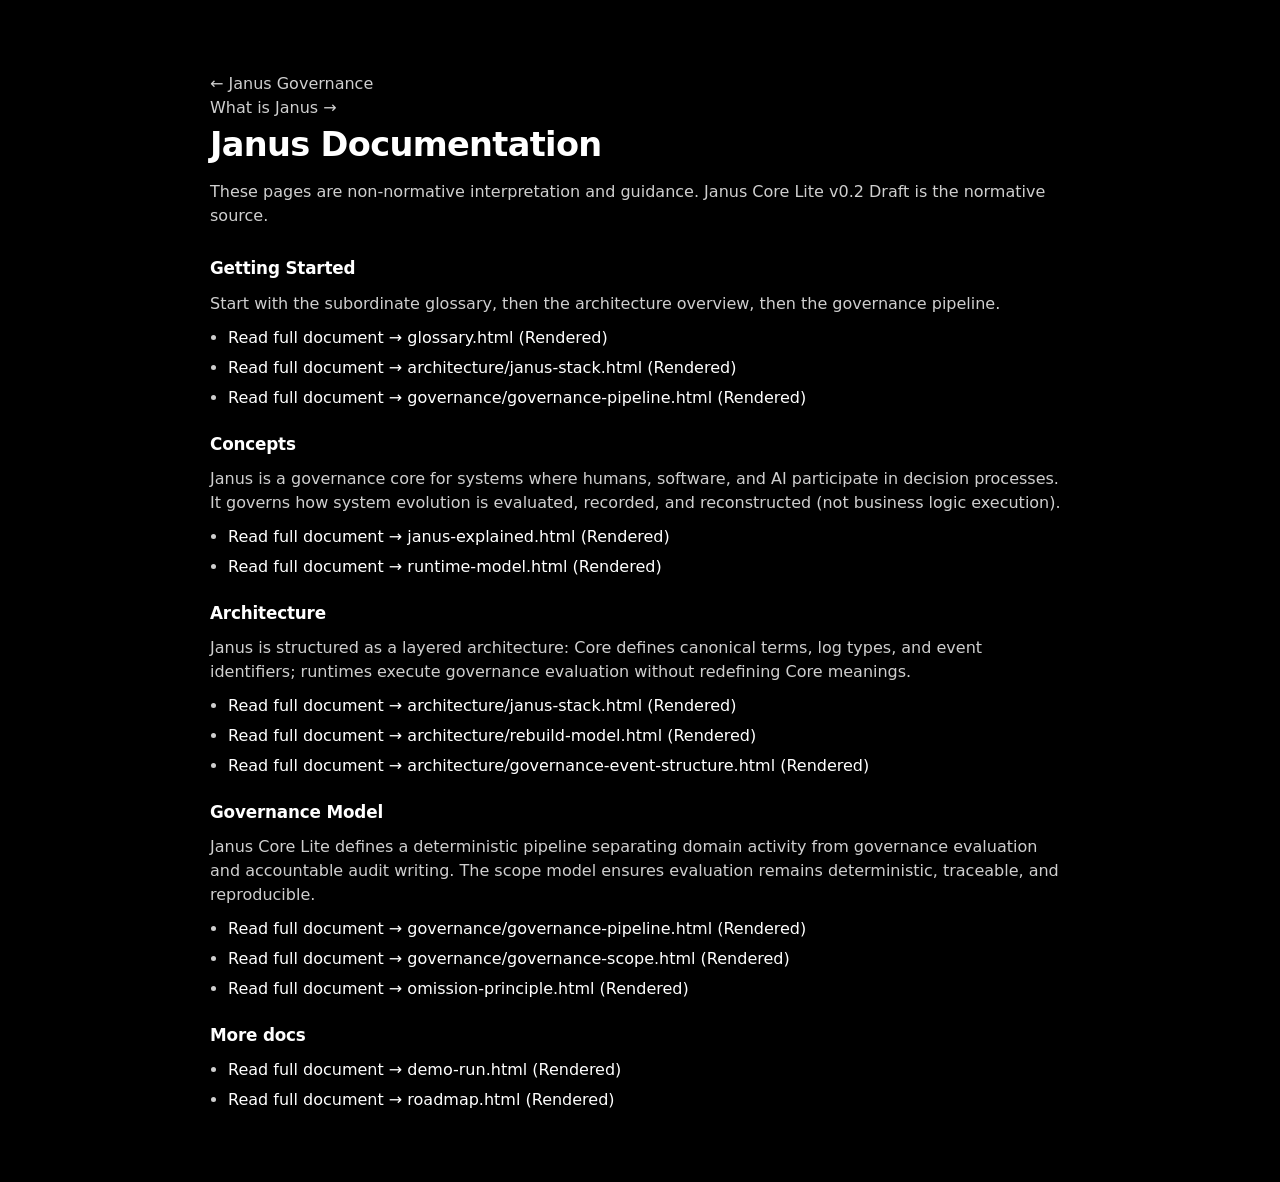
<file: index.html>
<!doctype html>
<html lang="en">
  <head>
    <meta charset="utf-8" />
    <meta name="viewport" content="width=device-width, initial-scale=1" />
    <title>Janus Documentation</title>
    <meta name="description" content="Janus Documentation" />
    <link rel="stylesheet" href="/styles.css" />
  </head>
  <body>
    <main class="container">
      <header class="header">
        <a href="https://janusgovernance.org">← Janus Governance</a><br />
        <a href="https://janusgovernance.org/what-is-janus.html">What is Janus →</a>
        <h1>Janus Documentation</h1>
        <p>These pages are non-normative interpretation and guidance. <a href="https://github.com/Janus-Governance/janus-governance-core/blob/main/core/lite/JANUS_CORE_LITE_v0.2.md">Janus Core Lite v0.2 Draft</a> is the normative source.</p>
      </header>

      <section aria-label="Documentation Sections">
        <h2>Getting Started</h2>
        <p>
          Start with the subordinate glossary, then the architecture overview, then the
          governance pipeline.
        </p>
        <ul aria-label="Getting Started links">
          <li>
            <a
              href="glossary.html"
              >Read full document → glossary.html (Rendered)</a
            >
          </li>
          <li>
            <a
              href="architecture/janus-stack.html"
              >Read full document → architecture/janus-stack.html (Rendered)</a
            >
          </li>
          <li>
            <a
              href="governance/governance-pipeline.html"
              >Read full document → governance/governance-pipeline.html (Rendered)</a
            >
          </li>
        </ul>

        <h2 id="concepts">Concepts</h2>
        <p>
          Janus is a governance core for systems where humans, software, and AI participate in
          decision processes. It governs how system evolution is evaluated, recorded, and
          reconstructed (not business logic execution).
        </p>
        <ul aria-label="Concept links">
          <li>
            <a
              href="janus-explained.html"
              >Read full document → janus-explained.html (Rendered)</a
            >
          </li>
          <li>
            <a
              href="runtime-model.html"
              >Read full document → runtime-model.html (Rendered)</a
            >
          </li>
        </ul>

        <h2>Architecture</h2>
        <p>
          Janus is structured as a layered architecture: Core defines canonical terms, log types,
          and event identifiers; runtimes execute governance evaluation without redefining Core
          meanings.
        </p>
        <ul aria-label="Architecture links">
          <li>
            <a
              href="architecture/janus-stack.html"
              >Read full document → architecture/janus-stack.html (Rendered)</a
            >
          </li>
          <li>
            <a
              href="architecture/rebuild-model.html"
              >Read full document → architecture/rebuild-model.html (Rendered)</a
            >
          </li>
          <li>
            <a
              href="architecture/governance-event-structure.html"
              >Read full document → architecture/governance-event-structure.html (Rendered)</a
            >
          </li>
        </ul>

        <h2>Governance Model</h2>
        <p>
          Janus Core Lite defines a deterministic pipeline separating domain activity from
          governance evaluation and accountable audit writing. The scope model ensures evaluation
          remains deterministic, traceable, and reproducible.
        </p>
        <ul aria-label="Governance model links">
          <li>
            <a
              href="governance/governance-pipeline.html"
              >Read full document → governance/governance-pipeline.html (Rendered)</a
            >
          </li>
          <li>
            <a
              href="governance/governance-scope.html"
              >Read full document → governance/governance-scope.html (Rendered)</a
            >
          </li>
          <li>
            <a
              href="omission-principle.html"
              >Read full document → omission-principle.html (Rendered)</a
            >
          </li>
        </ul>

        <h2>More docs</h2>
        <ul aria-label="Additional documentation links">
          <li>
            <a
              href="demo-run.html"
              >Read full document → demo-run.html (Rendered)</a
            >
          </li>
          <li>
            <a
              href="roadmap.html"
              >Read full document → roadmap.html (Rendered)</a
            >
          </li>
        </ul>
      </section>
    </main>
  </body>
</html>
</file>
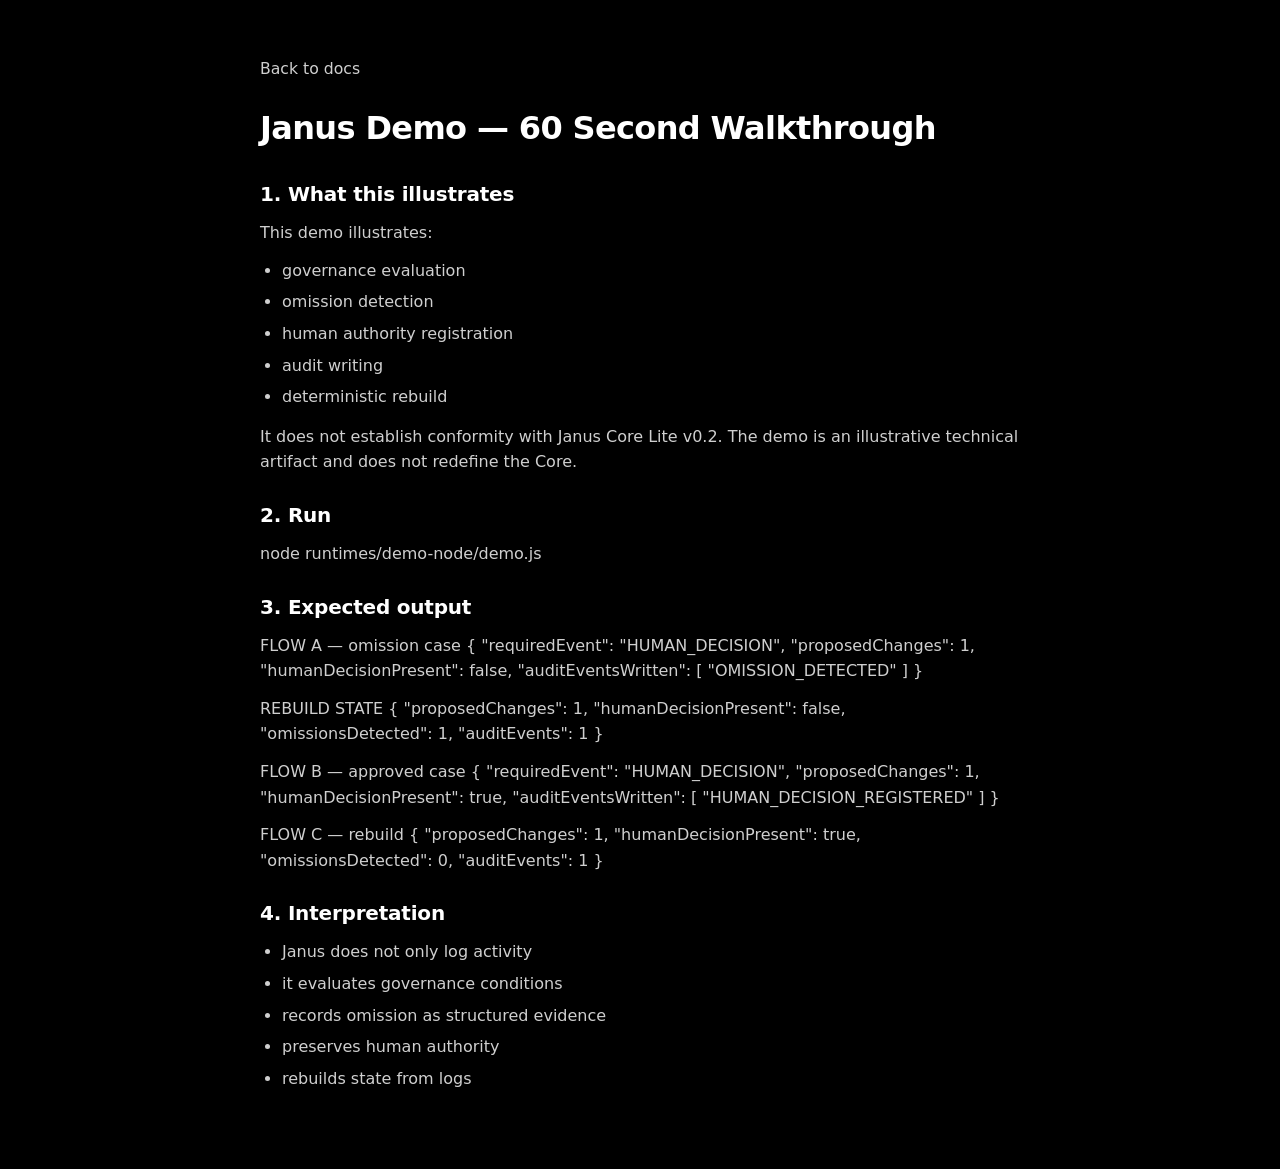
<file: demo-run.html>
<!doctype html>
<html lang="en">
  <head>
    <meta charset="utf-8" />
    <meta name="viewport" content="width=device-width, initial-scale=1" />
    <title>Janus Demo — 60 Second Walkthrough</title>
    <meta name="description" content="Demo run — Janus docs." />
    <link rel="stylesheet" href="styles.css" />
    <style>
      :root {
        color-scheme: dark;
      }

      body {
        margin: 0;
        padding: 0;
        background: #000;
        color: #fff;
        font-family: system-ui, -apple-system, "Segoe UI", Roboto, Helvetica, Arial,
          "Apple Color Emoji", "Segoe UI Emoji";
        line-height: 1.6;
      }

      .container {
        max-width: 800px;
        margin: 0 auto;
        padding: 56px 20px 64px;
      }


      h1 {
        font-size: 2rem;
        font-weight: 700;
        letter-spacing: -0.02em;
        margin: 0 0 18px;
        text-align: left;
      }

      h2 {
        font-size: 1.25rem;
        font-weight: 650;
        letter-spacing: -0.01em;
        margin: 24px 0 10px;
      }

      h3 {
        font-size: 1.1rem;
        font-weight: 650;
        margin: 18px 0 8px;
      }

      p {
        margin: 0 0 12px;
        color: #cfcfcf;
      }

      a {
        color: #fff;
        text-decoration: none;
      }

      a:hover,
      a:focus {
        text-decoration: underline;
        text-underline-offset: 3px;
      }

      ul,
      ol {
        margin: 0 0 14px;
        padding-left: 22px;
        color: #cfcfcf;
      }

      li {
        margin: 6px 0;
      }

      code {
        font-family: ui-monospace, SFMono-Regular, Menlo, Monaco, Consolas, "Liberation Mono",
          "Courier New", monospace;
        font-size: 0.95em;
        color: #fff;
        background: #111;
        padding: 0.15em 0.35em;
        border-radius: 6px;
      }

      pre {
        margin: 0 0 14px;
        padding: 12px 14px;
        background: #0b0b0b;
        border: 1px solid #1a1a1a;
        border-radius: 10px;
        overflow: auto;
      }

      pre code {
        padding: 0;
        background: transparent;
        border-radius: 0;
        color: #cfcfcf;
      }

      blockquote {
        margin: 0 0 14px;
        padding: 10px 14px;
        border-left: 3px solid #222;
        background: #0b0b0b;
        border-radius: 8px;
      }

      blockquote p {
        margin: 0;
      }

      hr {
        border: 0;
        border-top: 1px solid #111;
        margin: 20px 0;
      }
    </style>
  </head>
  <body>
    <main class="container">
      <a class="back" href="/">Back to docs</a>
      <h1>Janus Demo — 60 Second Walkthrough</h1>
      <h2>1. What this illustrates</h2>
<p>This demo illustrates:</p>
<ul><li>governance evaluation</li><li>omission detection</li><li>human authority registration</li><li>audit writing</li><li>deterministic rebuild</li></ul>
<p>It does not establish conformity with Janus Core Lite v0.2. The demo is an illustrative technical artifact and does not redefine the Core.</p>
<h2>2. Run</h2>
<p>node runtimes/demo-node/demo.js</p>
<h2>3. Expected output</h2>
<p>FLOW A — omission case { "requiredEvent": "HUMAN_DECISION", "proposedChanges": 1, "humanDecisionPresent": false, "auditEventsWritten": [ "OMISSION_DETECTED" ] }</p>
<p>REBUILD STATE { "proposedChanges": 1, "humanDecisionPresent": false, "omissionsDetected": 1, "auditEvents": 1 }</p>
<p>FLOW B — approved case { "requiredEvent": "HUMAN_DECISION", "proposedChanges": 1, "humanDecisionPresent": true, "auditEventsWritten": [ "HUMAN_DECISION_REGISTERED" ] }</p>
<p>FLOW C — rebuild { "proposedChanges": 1, "humanDecisionPresent": true, "omissionsDetected": 0, "auditEvents": 1 }</p>
<h2>4. Interpretation</h2>
<ul><li>Janus does not only log activity</li><li>it evaluates governance conditions</li><li>records omission as structured evidence</li><li>preserves human authority</li><li>rebuilds state from logs</li></ul>
    </main>
  </body>
</html>
</file>
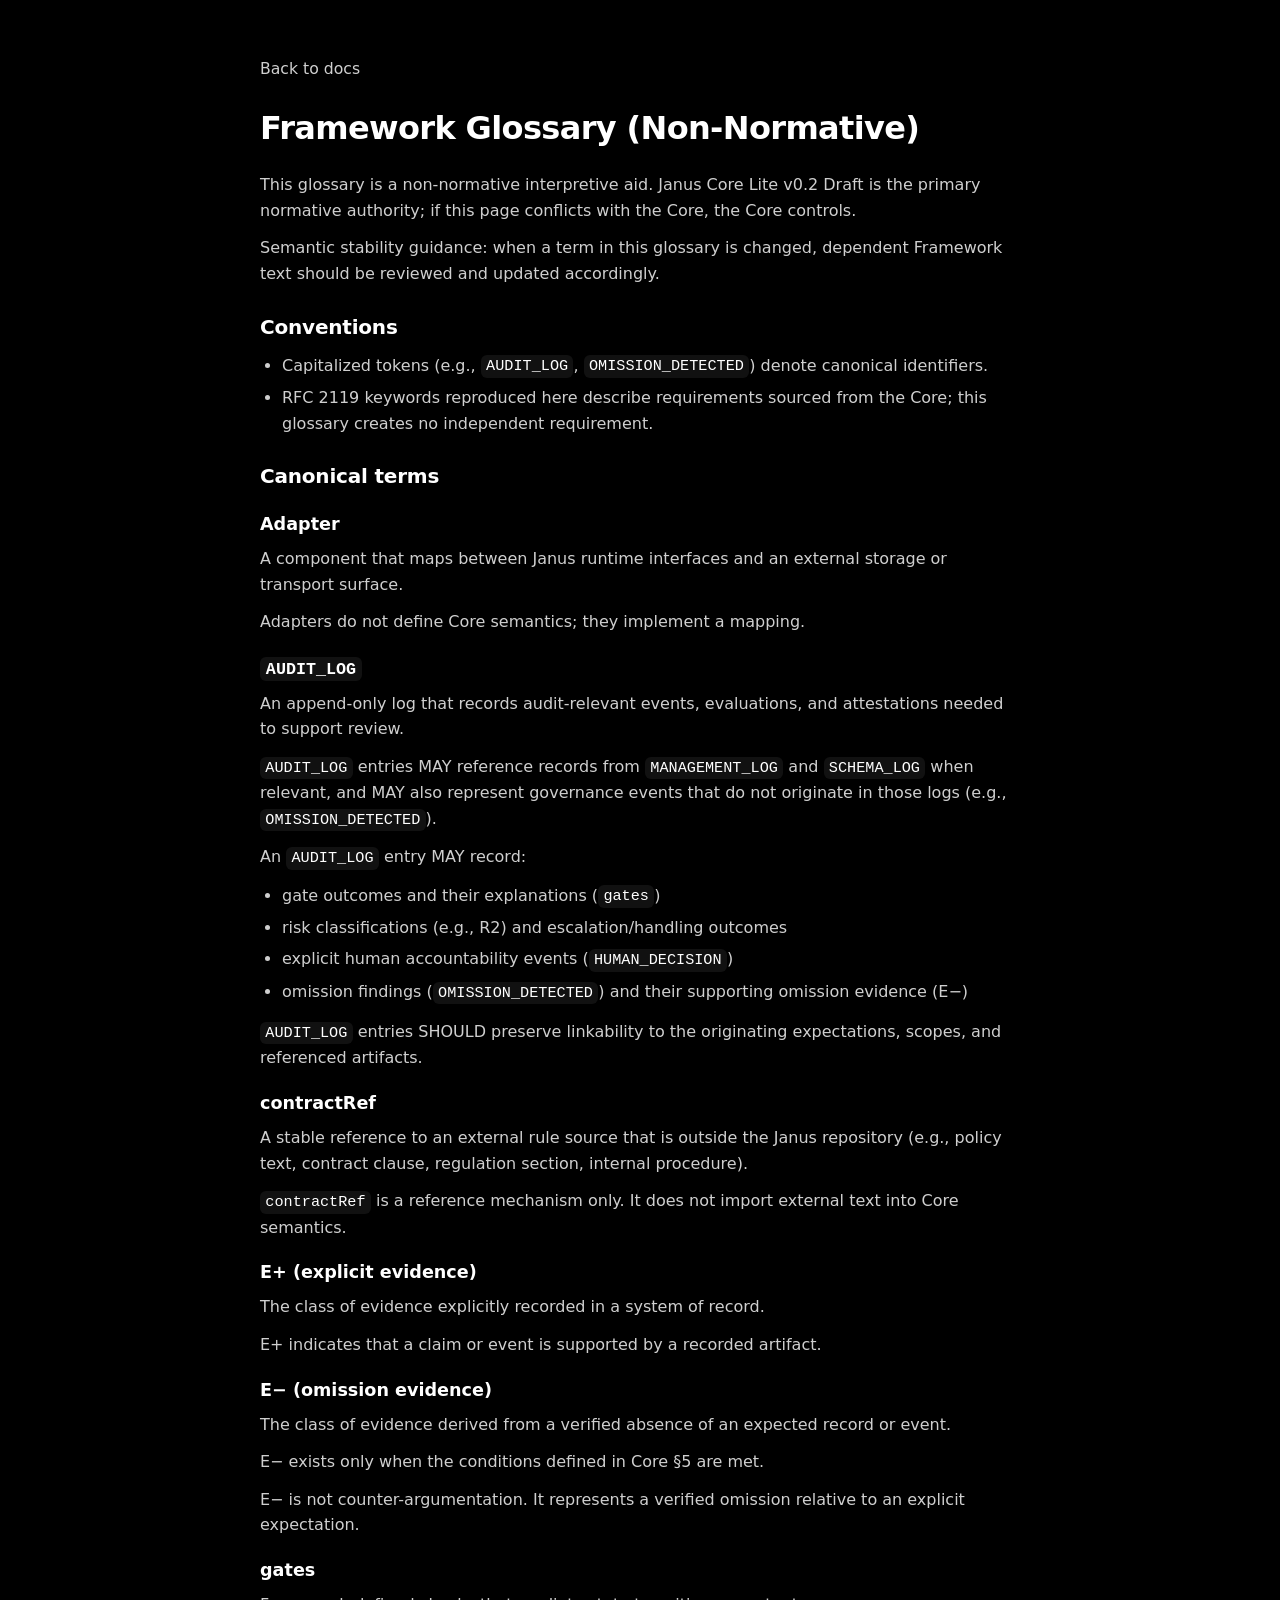
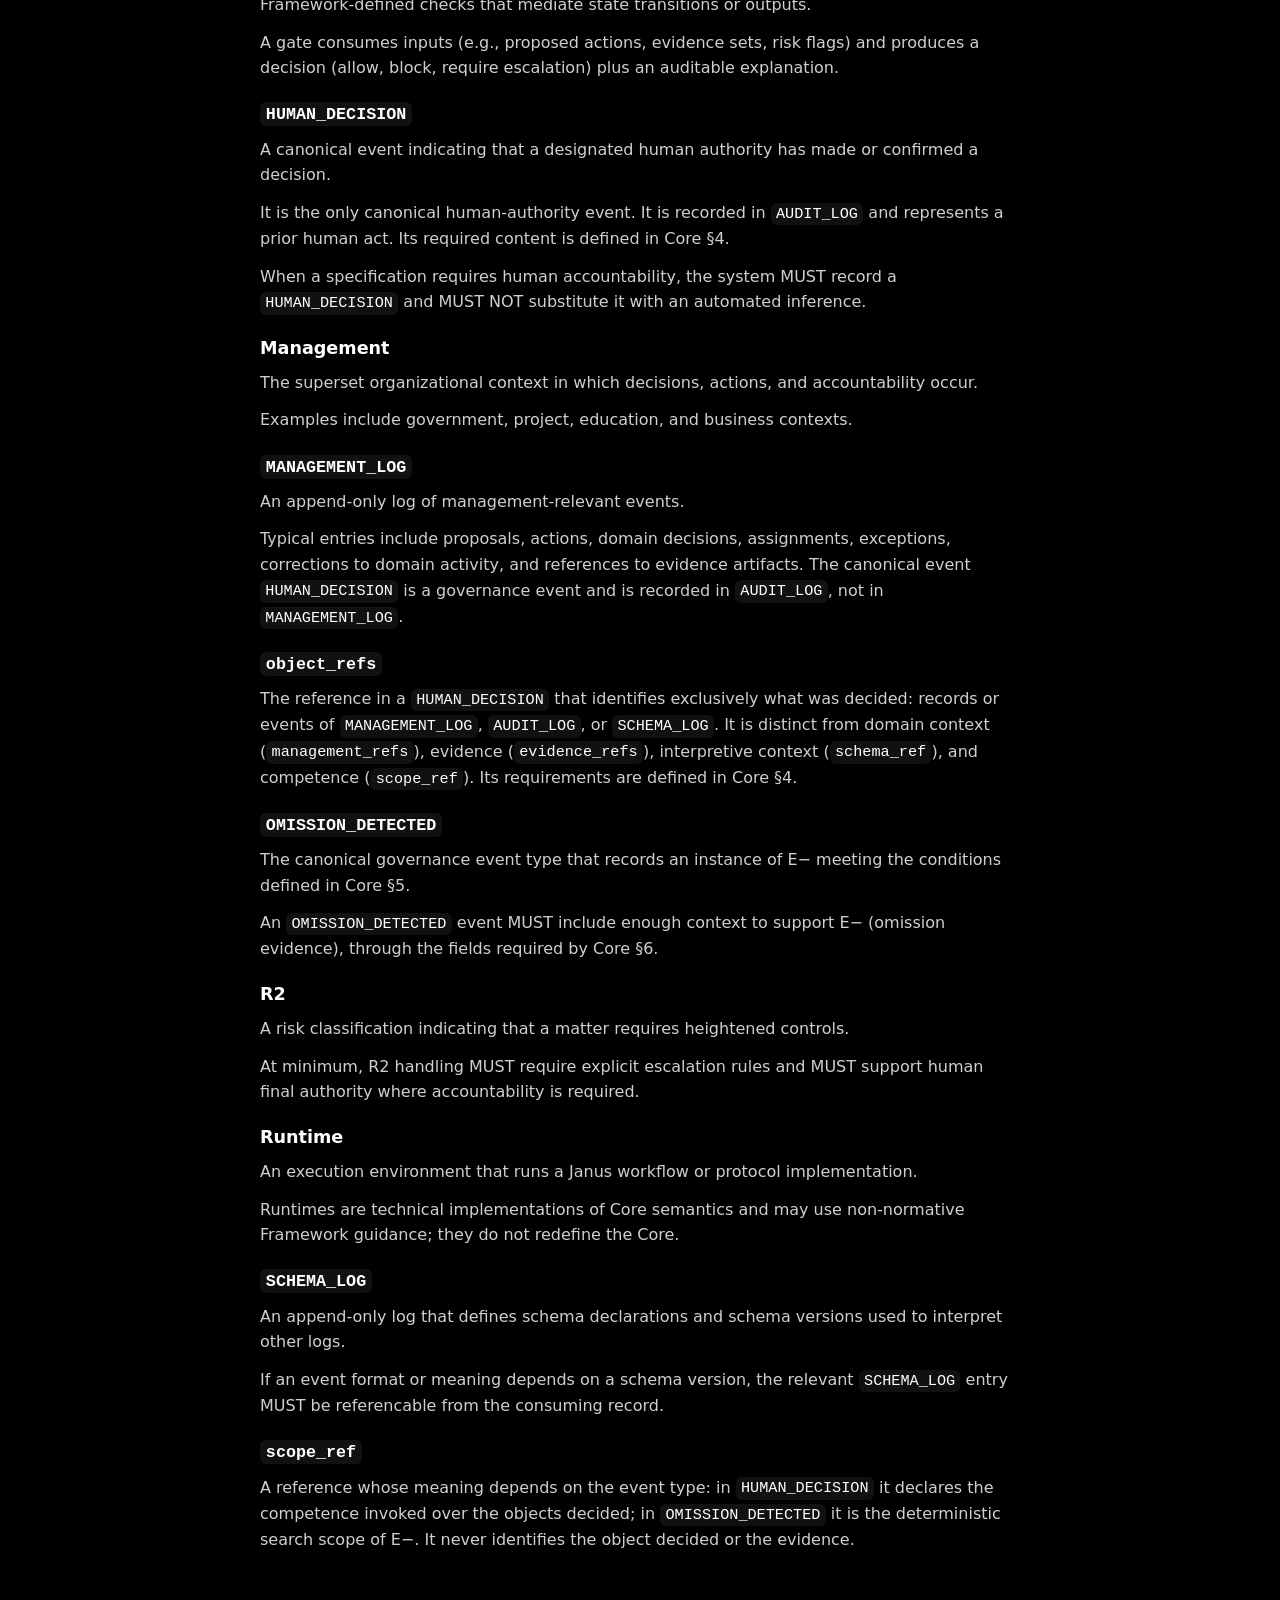
<file: glossary.html>
<!doctype html>
<html lang="en">
  <head>
    <meta charset="utf-8" />
    <meta name="viewport" content="width=device-width, initial-scale=1" />
    <title>Framework Glossary (Non-Normative)</title>
    <meta name="description" content="Glossary — Janus docs." />
    <link rel="stylesheet" href="styles.css" />
    <style>
      :root {
        color-scheme: dark;
      }

      body {
        margin: 0;
        padding: 0;
        background: #000;
        color: #fff;
        font-family: system-ui, -apple-system, "Segoe UI", Roboto, Helvetica, Arial,
          "Apple Color Emoji", "Segoe UI Emoji";
        line-height: 1.6;
      }

      .container {
        max-width: 800px;
        margin: 0 auto;
        padding: 56px 20px 64px;
      }


      h1 {
        font-size: 2rem;
        font-weight: 700;
        letter-spacing: -0.02em;
        margin: 0 0 18px;
        text-align: left;
      }

      h2 {
        font-size: 1.25rem;
        font-weight: 650;
        letter-spacing: -0.01em;
        margin: 24px 0 10px;
      }

      h3 {
        font-size: 1.1rem;
        font-weight: 650;
        margin: 18px 0 8px;
      }

      p {
        margin: 0 0 12px;
        color: #cfcfcf;
      }


      ul,
      ol {
        margin: 0 0 14px;
        padding-left: 22px;
        color: #cfcfcf;
      }

      li {
        margin: 6px 0;
      }

      code {
        font-family: ui-monospace, SFMono-Regular, Menlo, Monaco, Consolas, "Liberation Mono",
          "Courier New", monospace;
        font-size: 0.95em;
        color: #fff;
        background: #111;
        padding: 0.15em 0.35em;
        border-radius: 6px;
      }

      pre {
        margin: 0 0 14px;
        padding: 12px 14px;
        background: #0b0b0b;
        border: 1px solid #1a1a1a;
        border-radius: 10px;
        overflow: auto;
      }

      pre code {
        padding: 0;
        background: transparent;
        border-radius: 0;
        color: #cfcfcf;
      }

      blockquote {
        margin: 0 0 14px;
        padding: 10px 14px;
        border-left: 3px solid #222;
        background: #0b0b0b;
        border-radius: 8px;
      }

      blockquote p {
        margin: 0;
      }

      hr {
        border: 0;
        border-top: 1px solid #111;
        margin: 20px 0;
      }
    </style>
  </head>
  <body>
    <main class="container">
      <a class="back" href="/">Back to docs</a>
      <h1>Framework Glossary (Non-Normative)</h1>
      <p>This glossary is a non-normative interpretive aid. Janus Core Lite v0.2 Draft is the primary normative authority; if this page conflicts with the Core, the Core controls.</p>
<p>Semantic stability guidance: when a term in this glossary is changed, dependent Framework text should be reviewed and updated accordingly.</p>
<h2>Conventions</h2>
<ul><li>Capitalized tokens (e.g., <code>AUDIT_LOG</code>, <code>OMISSION_DETECTED</code>) denote canonical identifiers.</li><li>RFC 2119 keywords reproduced here describe requirements sourced from the Core; this glossary creates no independent requirement.</li></ul>
<h2>Canonical terms</h2>
<h3>Adapter</h3>
<p>A component that maps between Janus runtime interfaces and an external storage or transport surface.</p>
<p>Adapters do not define Core semantics; they implement a mapping.</p>
<h3><code>AUDIT_LOG</code></h3>
<p>An append-only log that records audit-relevant events, evaluations, and attestations needed to support review.</p>
<p><code>AUDIT_LOG</code> entries MAY reference records from <code>MANAGEMENT_LOG</code> and <code>SCHEMA_LOG</code> when relevant, and MAY also represent governance events that do not originate in those logs (e.g., <code>OMISSION_DETECTED</code>).</p>
<p>An <code>AUDIT_LOG</code> entry MAY record:</p>
<ul><li>gate outcomes and their explanations (<code>gates</code>)</li><li>risk classifications (e.g., R2) and escalation/handling outcomes</li><li>explicit human accountability events (<code>HUMAN_DECISION</code>)</li><li>omission findings (<code>OMISSION_DETECTED</code>) and their supporting omission evidence (E−)</li></ul>
<p><code>AUDIT_LOG</code> entries SHOULD preserve linkability to the originating expectations, scopes, and referenced artifacts.</p>
<h3>contractRef</h3>
<p>A stable reference to an external rule source that is outside the Janus repository (e.g., policy text, contract clause, regulation section, internal procedure).</p>
<p><code>contractRef</code> is a reference mechanism only. It does not import external text into Core semantics.</p>
<h3>E+ (explicit evidence)</h3>
<p>The class of evidence explicitly recorded in a system of record.</p>
<p>E+ indicates that a claim or event is supported by a recorded artifact.</p>
<h3>E− (omission evidence)</h3>
<p>The class of evidence derived from a verified absence of an expected record or event.</p>
<p>E− exists only when the conditions defined in Core §5 are met.</p>
<p>E− is not counter-argumentation. It represents a verified omission relative to an explicit expectation.</p>
<h3>gates</h3>
<p>Framework-defined checks that mediate state transitions or outputs.</p>
<p>A gate consumes inputs (e.g., proposed actions, evidence sets, risk flags) and produces a decision (allow, block, require escalation) plus an auditable explanation.</p>
<h3><code>HUMAN_DECISION</code></h3>
<p>A canonical event indicating that a designated human authority has made or confirmed a decision.</p>
<p>It is the only canonical human-authority event. It is recorded in <code>AUDIT_LOG</code> and represents a prior human act. Its required content is defined in Core §4.</p>
<p>When a specification requires human accountability, the system MUST record a <code>HUMAN_DECISION</code> and MUST NOT substitute it with an automated inference.</p>
<h3>Management</h3>
<p>The superset organizational context in which decisions, actions, and accountability occur.</p>
<p>Examples include government, project, education, and business contexts.</p>
<h3><code>MANAGEMENT_LOG</code></h3>
<p>An append-only log of management-relevant events.</p>
<p>Typical entries include proposals, actions, domain decisions, assignments, exceptions, corrections to domain activity, and references to evidence artifacts. The canonical event <code>HUMAN_DECISION</code> is a governance event and is recorded in <code>AUDIT_LOG</code>, not in <code>MANAGEMENT_LOG</code>.</p>
<h3><code>object_refs</code></h3>
<p>The reference in a <code>HUMAN_DECISION</code> that identifies exclusively what was decided: records or events of <code>MANAGEMENT_LOG</code>, <code>AUDIT_LOG</code>, or <code>SCHEMA_LOG</code>. It is distinct from domain context (<code>management_refs</code>), evidence (<code>evidence_refs</code>), interpretive context (<code>schema_ref</code>), and competence (<code>scope_ref</code>). Its requirements are defined in Core §4.</p>
<h3><code>OMISSION_DETECTED</code></h3>
<p>The canonical governance event type that records an instance of E− meeting the conditions defined in Core §5.</p>
<p>An <code>OMISSION_DETECTED</code> event MUST include enough context to support E− (omission evidence), through the fields required by Core §6.</p>
<h3>R2</h3>
<p>A risk classification indicating that a matter requires heightened controls.</p>
<p>At minimum, R2 handling MUST require explicit escalation rules and MUST support human final authority where accountability is required.</p>
<h3>Runtime</h3>
<p>An execution environment that runs a Janus workflow or protocol implementation.</p>
<p>Runtimes are technical implementations of Core semantics and may use non-normative Framework guidance; they do not redefine the Core.</p>
<h3><code>SCHEMA_LOG</code></h3>
<p>An append-only log that defines schema declarations and schema versions used to interpret other logs.</p>
<p>If an event format or meaning depends on a schema version, the relevant <code>SCHEMA_LOG</code> entry MUST be referencable from the consuming record.</p>
<h3><code>scope_ref</code></h3>
<p>A reference whose meaning depends on the event type: in <code>HUMAN_DECISION</code> it declares the competence invoked over the objects decided; in <code>OMISSION_DETECTED</code> it is the deterministic search scope of E−. It never identifies the object decided or the evidence.</p>
    </main>
  </body>
</html>
</file>
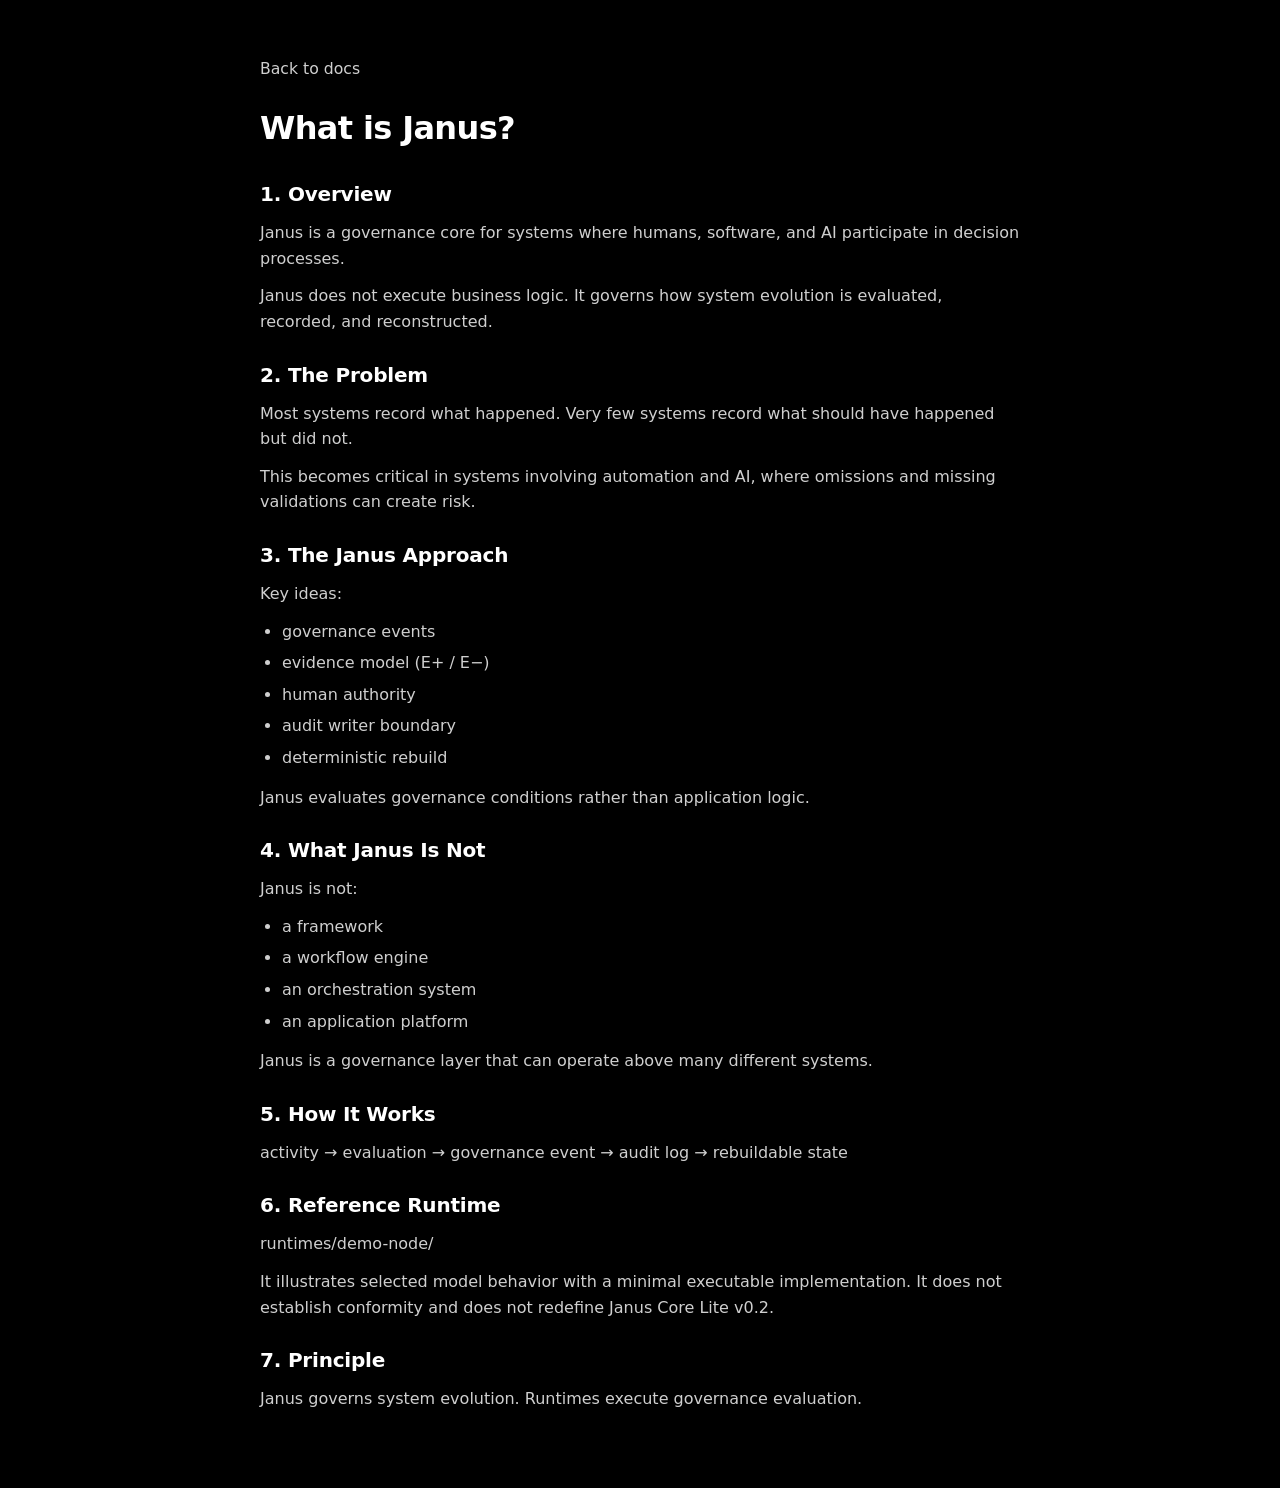
<file: janus-explained.html>
<!doctype html>
<html lang="en">
  <head>
    <meta charset="utf-8" />
    <meta name="viewport" content="width=device-width, initial-scale=1" />
    <title>What is Janus?</title>
    <meta name="description" content="Janus explained — Janus docs." />
    <link rel="stylesheet" href="styles.css" />
    <style>
      :root {
        color-scheme: dark;
      }

      body {
        margin: 0;
        padding: 0;
        background: #000;
        color: #fff;
        font-family: system-ui, -apple-system, "Segoe UI", Roboto, Helvetica, Arial,
          "Apple Color Emoji", "Segoe UI Emoji";
        line-height: 1.6;
      }

      .container {
        max-width: 800px;
        margin: 0 auto;
        padding: 56px 20px 64px;
      }


      h1 {
        font-size: 2rem;
        font-weight: 700;
        letter-spacing: -0.02em;
        margin: 0 0 18px;
        text-align: left;
      }

      h2 {
        font-size: 1.25rem;
        font-weight: 650;
        letter-spacing: -0.01em;
        margin: 24px 0 10px;
      }

      h3 {
        font-size: 1.1rem;
        font-weight: 650;
        margin: 18px 0 8px;
      }

      p {
        margin: 0 0 12px;
        color: #cfcfcf;
      }

      a {
        color: #fff;
        text-decoration: none;
      }

      a:hover,
      a:focus {
        text-decoration: underline;
        text-underline-offset: 3px;
      }

      ul,
      ol {
        margin: 0 0 14px;
        padding-left: 22px;
        color: #cfcfcf;
      }

      li {
        margin: 6px 0;
      }

      code {
        font-family: ui-monospace, SFMono-Regular, Menlo, Monaco, Consolas, "Liberation Mono",
          "Courier New", monospace;
        font-size: 0.95em;
        color: #fff;
        background: #111;
        padding: 0.15em 0.35em;
        border-radius: 6px;
      }

      pre {
        margin: 0 0 14px;
        padding: 12px 14px;
        background: #0b0b0b;
        border: 1px solid #1a1a1a;
        border-radius: 10px;
        overflow: auto;
      }

      pre code {
        padding: 0;
        background: transparent;
        border-radius: 0;
        color: #cfcfcf;
      }

      blockquote {
        margin: 0 0 14px;
        padding: 10px 14px;
        border-left: 3px solid #222;
        background: #0b0b0b;
        border-radius: 8px;
      }

      blockquote p {
        margin: 0;
      }

      hr {
        border: 0;
        border-top: 1px solid #111;
        margin: 20px 0;
      }
    </style>
  </head>
  <body>
    <main class="container">
      <a class="back" href="/">Back to docs</a>
      <h1>What is Janus?</h1>
      <h2>1. Overview</h2>
<p>Janus is a governance core for systems where humans, software, and AI participate in decision processes.</p>
<p>Janus does not execute business logic. It governs how system evolution is evaluated, recorded, and reconstructed.</p>
<h2>2. The Problem</h2>
<p>Most systems record what happened. Very few systems record what should have happened but did not.</p>
<p>This becomes critical in systems involving automation and AI, where omissions and missing validations can create risk.</p>
<h2>3. The Janus Approach</h2>
<p>Key ideas:</p>
<ul><li>governance events</li><li>evidence model (E+ / E−)</li><li>human authority</li><li>audit writer boundary</li><li>deterministic rebuild</li></ul>
<p>Janus evaluates governance conditions rather than application logic.</p>
<h2>4. What Janus Is Not</h2>
<p>Janus is not:</p>
<ul><li>a framework</li><li>a workflow engine</li><li>an orchestration system</li><li>an application platform</li></ul>
<p>Janus is a governance layer that can operate above many different systems.</p>
<h2>5. How It Works</h2>
<p>activity → evaluation → governance event → audit log → rebuildable state</p>
<h2>6. Reference Runtime</h2>
<p>runtimes/demo-node/</p>
<p>It illustrates selected model behavior with a minimal executable implementation. It does not establish conformity and does not redefine Janus Core Lite v0.2.</p>
<h2>7. Principle</h2>
<p>Janus governs system evolution. Runtimes execute governance evaluation.</p>
    </main>
  </body>
</html>
</file>
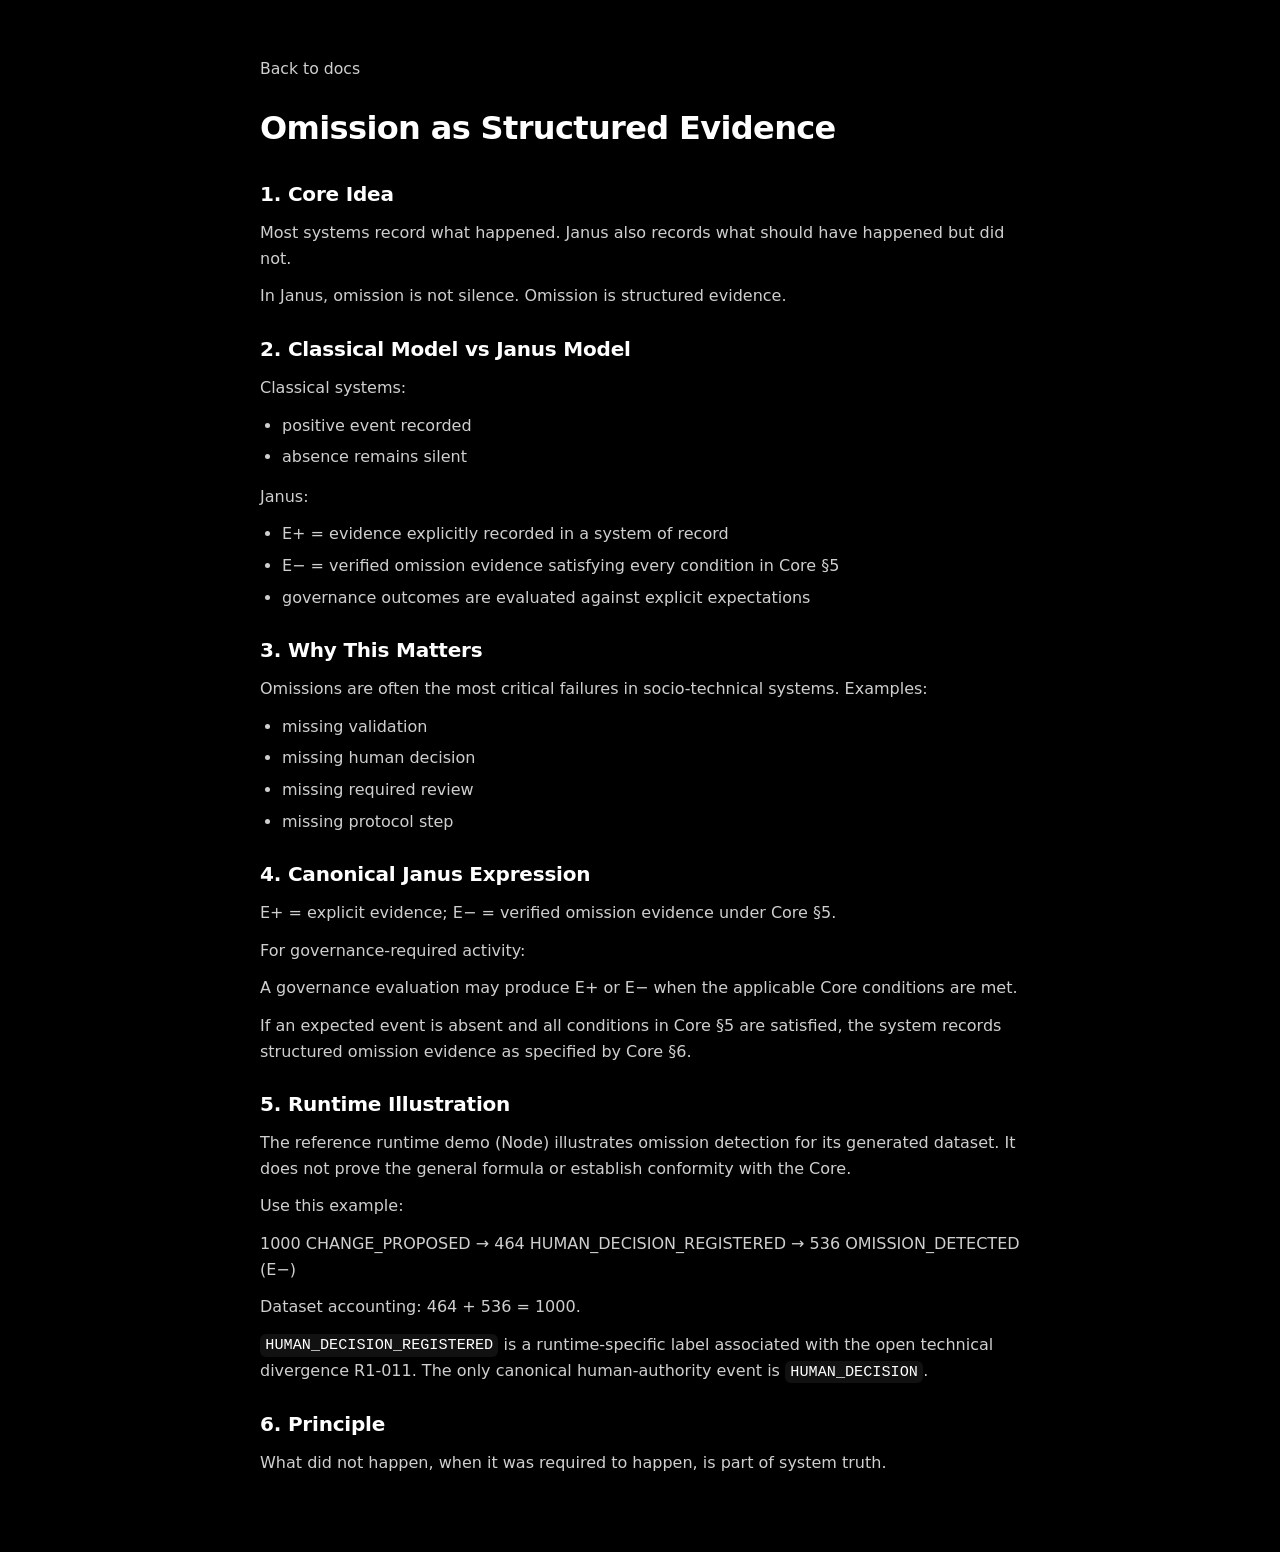
<file: omission-principle.html>
<!doctype html>
<html lang="en">
  <head>
    <meta charset="utf-8" />
    <meta name="viewport" content="width=device-width, initial-scale=1" />
    <title>Omission as Structured Evidence</title>
    <meta name="description" content="Omission principle — Janus docs." />
    <link rel="stylesheet" href="styles.css" />
    <style>
      :root {
        color-scheme: dark;
      }

      body {
        margin: 0;
        padding: 0;
        background: #000;
        color: #fff;
        font-family: system-ui, -apple-system, "Segoe UI", Roboto, Helvetica, Arial,
          "Apple Color Emoji", "Segoe UI Emoji";
        line-height: 1.6;
      }

      .container {
        max-width: 800px;
        margin: 0 auto;
        padding: 56px 20px 64px;
      }


      h1 {
        font-size: 2rem;
        font-weight: 700;
        letter-spacing: -0.02em;
        margin: 0 0 18px;
        text-align: left;
      }

      h2 {
        font-size: 1.25rem;
        font-weight: 650;
        letter-spacing: -0.01em;
        margin: 24px 0 10px;
      }

      h3 {
        font-size: 1.1rem;
        font-weight: 650;
        margin: 18px 0 8px;
      }

      p {
        margin: 0 0 12px;
        color: #cfcfcf;
      }

      a {
        color: #fff;
        text-decoration: none;
      }

      a:hover,
      a:focus {
        text-decoration: underline;
        text-underline-offset: 3px;
      }

      ul,
      ol {
        margin: 0 0 14px;
        padding-left: 22px;
        color: #cfcfcf;
      }

      li {
        margin: 6px 0;
      }

      code {
        font-family: ui-monospace, SFMono-Regular, Menlo, Monaco, Consolas, "Liberation Mono",
          "Courier New", monospace;
        font-size: 0.95em;
        color: #fff;
        background: #111;
        padding: 0.15em 0.35em;
        border-radius: 6px;
      }

      pre {
        margin: 0 0 14px;
        padding: 12px 14px;
        background: #0b0b0b;
        border: 1px solid #1a1a1a;
        border-radius: 10px;
        overflow: auto;
      }

      pre code {
        padding: 0;
        background: transparent;
        border-radius: 0;
        color: #cfcfcf;
      }

      blockquote {
        margin: 0 0 14px;
        padding: 10px 14px;
        border-left: 3px solid #222;
        background: #0b0b0b;
        border-radius: 8px;
      }

      blockquote p {
        margin: 0;
      }

      hr {
        border: 0;
        border-top: 1px solid #111;
        margin: 20px 0;
      }
    </style>
  </head>
  <body>
    <main class="container">
      <a class="back" href="/">Back to docs</a>
      <h1>Omission as Structured Evidence</h1>
      <h2>1. Core Idea</h2>
<p>Most systems record what happened. Janus also records what should have happened but did not.</p>
<p>In Janus, omission is not silence. Omission is structured evidence.</p>
<h2>2. Classical Model vs Janus Model</h2>
<p>Classical systems:</p>
<ul><li>positive event recorded</li><li>absence remains silent</li></ul>
<p>Janus:</p>
<ul><li>E+ = evidence explicitly recorded in a system of record</li><li>E− = verified omission evidence satisfying every condition in Core §5</li><li>governance outcomes are evaluated against explicit expectations</li></ul>
<h2>3. Why This Matters</h2>
<p>Omissions are often the most critical failures in socio-technical systems. Examples:</p>
<ul><li>missing validation</li><li>missing human decision</li><li>missing required review</li><li>missing protocol step</li></ul>
<h2>4. Canonical Janus Expression</h2>
<p>E+ = explicit evidence; E− = verified omission evidence under Core §5.</p>
<p>For governance-required activity:</p>
<p>A governance evaluation may produce E+ or E− when the applicable Core conditions are met.</p>
<p>If an expected event is absent and all conditions in Core §5 are satisfied, the system records structured omission evidence as specified by Core §6.</p>
<h2>5. Runtime Illustration</h2>
<p>The reference runtime demo (Node) illustrates omission detection for its generated dataset. It does not prove the general formula or establish conformity with the Core.</p>
<p>Use this example:</p>
<p>1000 CHANGE_PROPOSED → 464 HUMAN_DECISION_REGISTERED → 536 OMISSION_DETECTED (E−)</p>
<p>Dataset accounting: 464 + 536 = 1000.</p>
<p><code>HUMAN_DECISION_REGISTERED</code> is a runtime-specific label associated with the open technical divergence R1-011. The only canonical human-authority event is <code>HUMAN_DECISION</code>.</p>
<h2>6. Principle</h2>
<p>What did not happen, when it was required to happen, is part of system truth.</p>
    </main>
  </body>
</html>
</file>
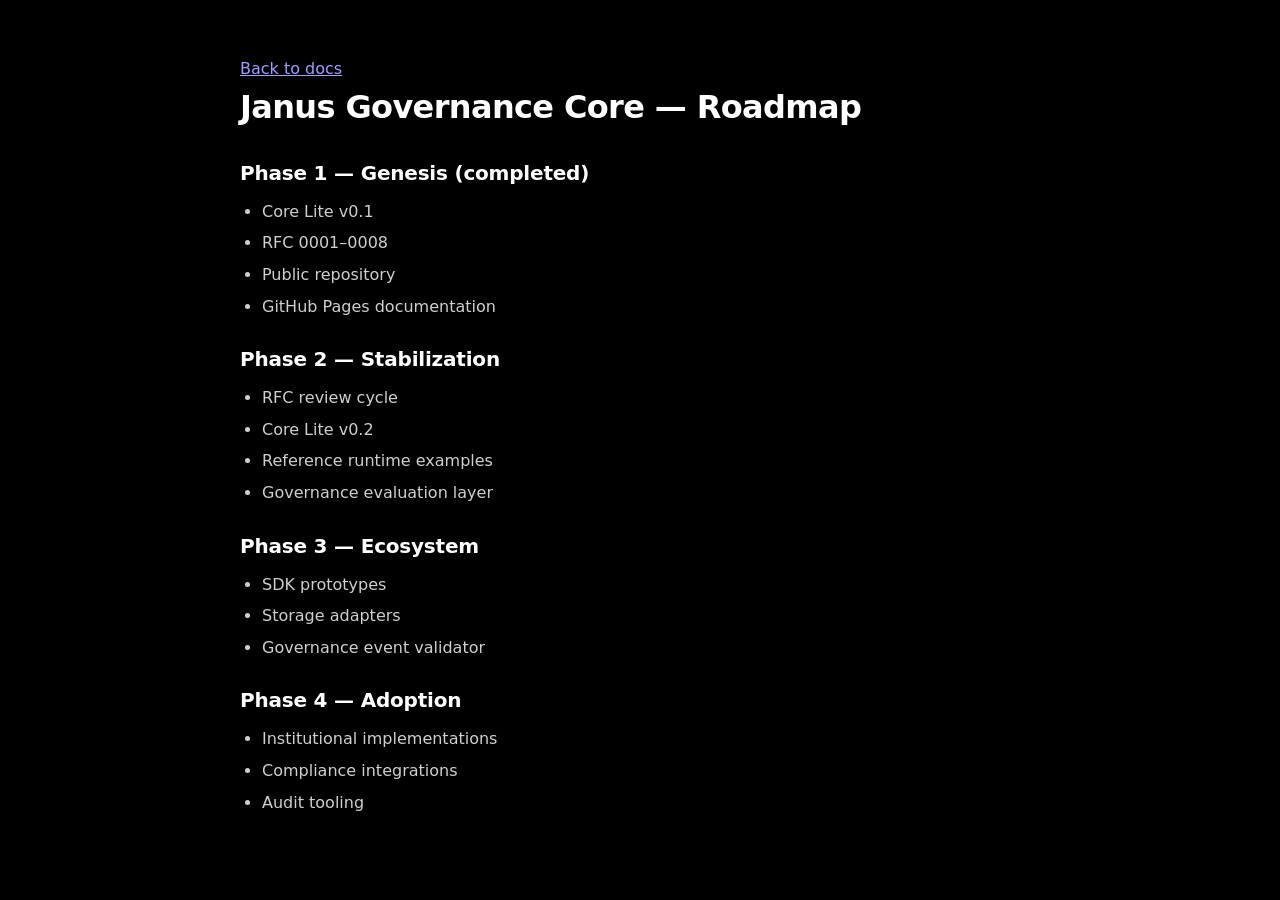
<file: roadmap.html>
<!doctype html>
<html lang="en">
  <head>
    <meta charset="utf-8" />
    <meta name="viewport" content="width=device-width, initial-scale=1" />
    <title>Janus Governance Core — Roadmap</title>
    <meta name="description" content="Roadmap — Janus docs." />
    <style>
      :root {
        color-scheme: dark;
      }

      body {
        margin: 0;
        padding: 0;
        background: #000;
        color: #fff;
        font-family: system-ui, -apple-system, "Segoe UI", Roboto, Helvetica, Arial,
          "Apple Color Emoji", "Segoe UI Emoji";
        line-height: 1.6;
      }

      .container {
        max-width: 800px;
        margin: 0 auto;
        padding: 56px 20px 64px;
      }


      h1 {
        font-size: 2rem;
        font-weight: 700;
        letter-spacing: -0.02em;
        margin: 0 0 18px;
        text-align: left;
      }

      h2 {
        font-size: 1.25rem;
        font-weight: 650;
        letter-spacing: -0.01em;
        margin: 24px 0 10px;
      }

      h3 {
        font-size: 1.1rem;
        font-weight: 650;
        margin: 18px 0 8px;
      }

      p {
        margin: 0 0 12px;
        color: #cfcfcf;
      }


      ul,
      ol {
        margin: 0 0 14px;
        padding-left: 22px;
        color: #cfcfcf;
      }

      li {
        margin: 6px 0;
      }

      code {
        font-family: ui-monospace, SFMono-Regular, Menlo, Monaco, Consolas, "Liberation Mono",
          "Courier New", monospace;
        font-size: 0.95em;
        color: #fff;
        background: #111;
        padding: 0.15em 0.35em;
        border-radius: 6px;
      }

      pre {
        margin: 0 0 14px;
        padding: 12px 14px;
        background: #0b0b0b;
        border: 1px solid #1a1a1a;
        border-radius: 10px;
        overflow: auto;
      }

      pre code {
        padding: 0;
        background: transparent;
        border-radius: 0;
        color: #cfcfcf;
      }

      blockquote {
        margin: 0 0 14px;
        padding: 10px 14px;
        border-left: 3px solid #222;
        background: #0b0b0b;
        border-radius: 8px;
      }

      blockquote p {
        margin: 0;
      }

      hr {
        border: 0;
        border-top: 1px solid #111;
        margin: 20px 0;
      }
    </style>
  </head>
  <body>
    <main class="container">
      <a class="back" href="/">Back to docs</a>
      <h1>Janus Governance Core — Roadmap</h1>
      <h2>Phase 1 — Genesis (completed)</h2>
<ul><li>Core Lite v0.1</li><li>RFC 0001–0008</li><li>Public repository</li><li>GitHub Pages documentation</li></ul>
<h2>Phase 2 — Stabilization</h2>
<ul><li>RFC review cycle</li><li>Core Lite v0.2</li><li>Reference runtime examples</li><li>Governance evaluation layer</li></ul>
<h2>Phase 3 — Ecosystem</h2>
<ul><li>SDK prototypes</li><li>Storage adapters</li><li>Governance event validator</li></ul>
<h2>Phase 4 — Adoption</h2>
<ul><li>Institutional implementations</li><li>Compliance integrations</li><li>Audit tooling</li></ul>
    </main>
  </body>
</html>
</file>
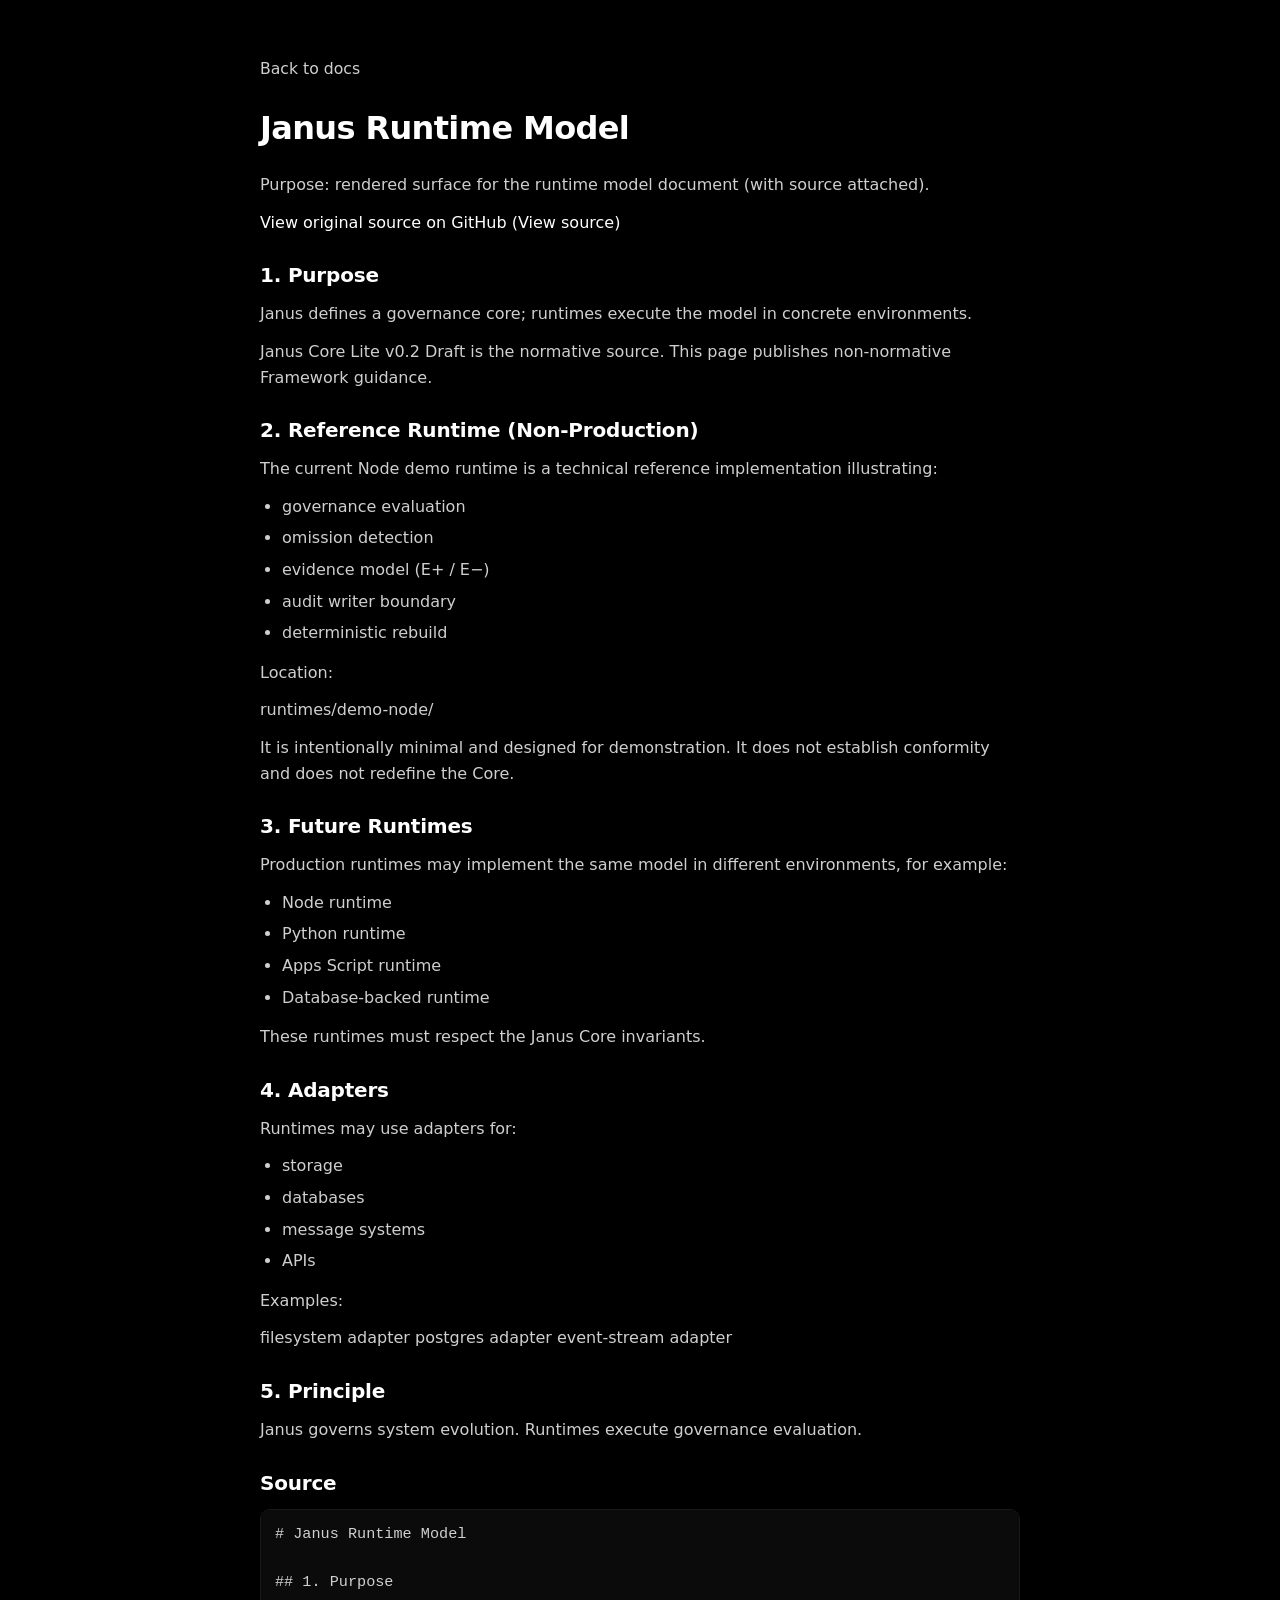
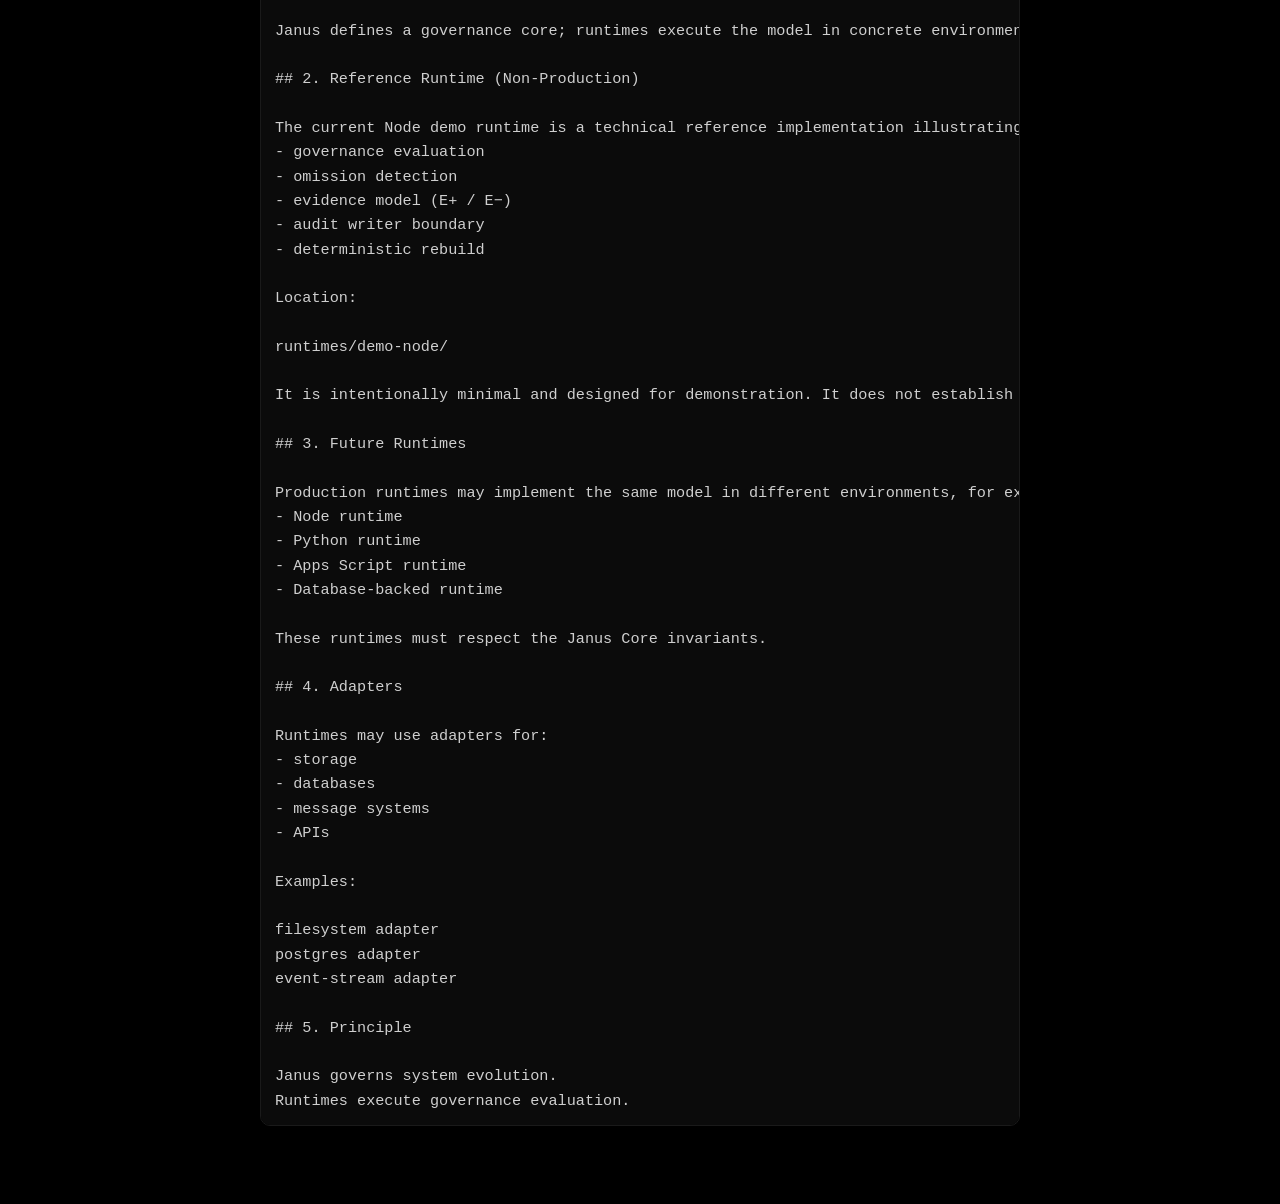
<file: runtime-model.html>
<!doctype html>
<html lang="en">
  <head>
    <meta charset="utf-8" />
    <meta name="viewport" content="width=device-width, initial-scale=1" />
    <title>Janus Runtime Model</title>
    <meta name="description" content="Runtime model — Janus docs." />
    <link rel="stylesheet" href="styles.css" />
    <style>
      :root {
        color-scheme: dark;
      }

      body {
        margin: 0;
        padding: 0;
        background: #000;
        color: #fff;
        font-family: system-ui, -apple-system, "Segoe UI", Roboto, Helvetica, Arial,
          "Apple Color Emoji", "Segoe UI Emoji";
        line-height: 1.6;
      }

      .container {
        max-width: 800px;
        margin: 0 auto;
        padding: 56px 20px 64px;
      }


      h1 {
        font-size: 2rem;
        font-weight: 700;
        letter-spacing: -0.02em;
        margin: 0 0 18px;
        text-align: left;
      }

      h2 {
        font-size: 1.25rem;
        font-weight: 650;
        letter-spacing: -0.01em;
        margin: 24px 0 10px;
      }

      h3 {
        font-size: 1.1rem;
        font-weight: 650;
        margin: 18px 0 8px;
      }

      p {
        margin: 0 0 12px;
        color: #cfcfcf;
      }


      ul,
      ol {
        margin: 0 0 14px;
        padding-left: 22px;
        color: #cfcfcf;
      }

      li {
        margin: 6px 0;
      }

      code {
        font-family: ui-monospace, SFMono-Regular, Menlo, Monaco, Consolas, "Liberation Mono",
          "Courier New", monospace;
        font-size: 0.95em;
        color: #fff;
        background: #111;
        padding: 0.15em 0.35em;
        border-radius: 6px;
      }

      pre {
        margin: 0 0 14px;
        padding: 12px 14px;
        background: #0b0b0b;
        border: 1px solid #1a1a1a;
        border-radius: 10px;
        overflow: auto;
      }

      pre code {
        padding: 0;
        background: transparent;
        border-radius: 0;
        color: #cfcfcf;
      }

      blockquote {
        margin: 0 0 14px;
        padding: 10px 14px;
        border-left: 3px solid #222;
        background: #0b0b0b;
        border-radius: 8px;
      }

      blockquote p {
        margin: 0;
      }

      hr {
        border: 0;
        border-top: 1px solid #111;
        margin: 20px 0;
      }
    </style>
  </head>
  <body>
    <main class="container">
      <a class="back" href="/">Back to docs</a>
      <h1>Janus Runtime Model</h1>
      <p>Purpose: rendered surface for the runtime model document (with source attached).</p>
      <p>
        <a href="https://github.com/Janus-Governance/janus-framework-stack/blob/main/docs/runtime-model.md">View original source on GitHub (View source)</a>
      </p>
      <h2>1. Purpose</h2>
<p>Janus defines a governance core; runtimes execute the model in concrete environments.</p>
<p>Janus Core Lite v0.2 Draft is the normative source. This page publishes non-normative Framework guidance.</p>
<h2>2. Reference Runtime (Non-Production)</h2>
<p>The current Node demo runtime is a technical reference implementation illustrating:</p>
<ul><li>governance evaluation</li><li>omission detection</li><li>evidence model (E+ / E−)</li><li>audit writer boundary</li><li>deterministic rebuild</li></ul>
<p>Location:</p>
<p>runtimes/demo-node/</p>
<p>It is intentionally minimal and designed for demonstration. It does not establish conformity and does not redefine the Core.</p>
<h2>3. Future Runtimes</h2>
<p>Production runtimes may implement the same model in different environments, for example:</p>
<ul><li>Node runtime</li><li>Python runtime</li><li>Apps Script runtime</li><li>Database-backed runtime</li></ul>
<p>These runtimes must respect the Janus Core invariants.</p>
<h2>4. Adapters</h2>
<p>Runtimes may use adapters for:</p>
<ul><li>storage</li><li>databases</li><li>message systems</li><li>APIs</li></ul>
<p>Examples:</p>
<p>filesystem adapter postgres adapter event-stream adapter</p>
<h2>5. Principle</h2>
<p>Janus governs system evolution. Runtimes execute governance evaluation.</p>
      <h2>Source</h2>
      <pre><code># Janus Runtime Model

## 1. Purpose

Janus defines a governance core; runtimes execute the model in concrete environments. Janus Core Lite v0.2 Draft is the normative source; this page is non-normative Framework guidance.

## 2. Reference Runtime (Non-Production)

The current Node demo runtime is a technical reference implementation illustrating:
- governance evaluation
- omission detection
- evidence model (E+ / E−)
- audit writer boundary
- deterministic rebuild

Location:

runtimes/demo-node/

It is intentionally minimal and designed for demonstration. It does not establish conformity and does not redefine the Core.

## 3. Future Runtimes

Production runtimes may implement the same model in different environments, for example:
- Node runtime
- Python runtime
- Apps Script runtime
- Database-backed runtime

These runtimes must respect the Janus Core invariants.

## 4. Adapters

Runtimes may use adapters for:
- storage
- databases
- message systems
- APIs

Examples:

filesystem adapter  
postgres adapter  
event-stream adapter

## 5. Principle

Janus governs system evolution.  
Runtimes execute governance evaluation.
</code></pre>
    </main>
  </body>
</html>
</file>
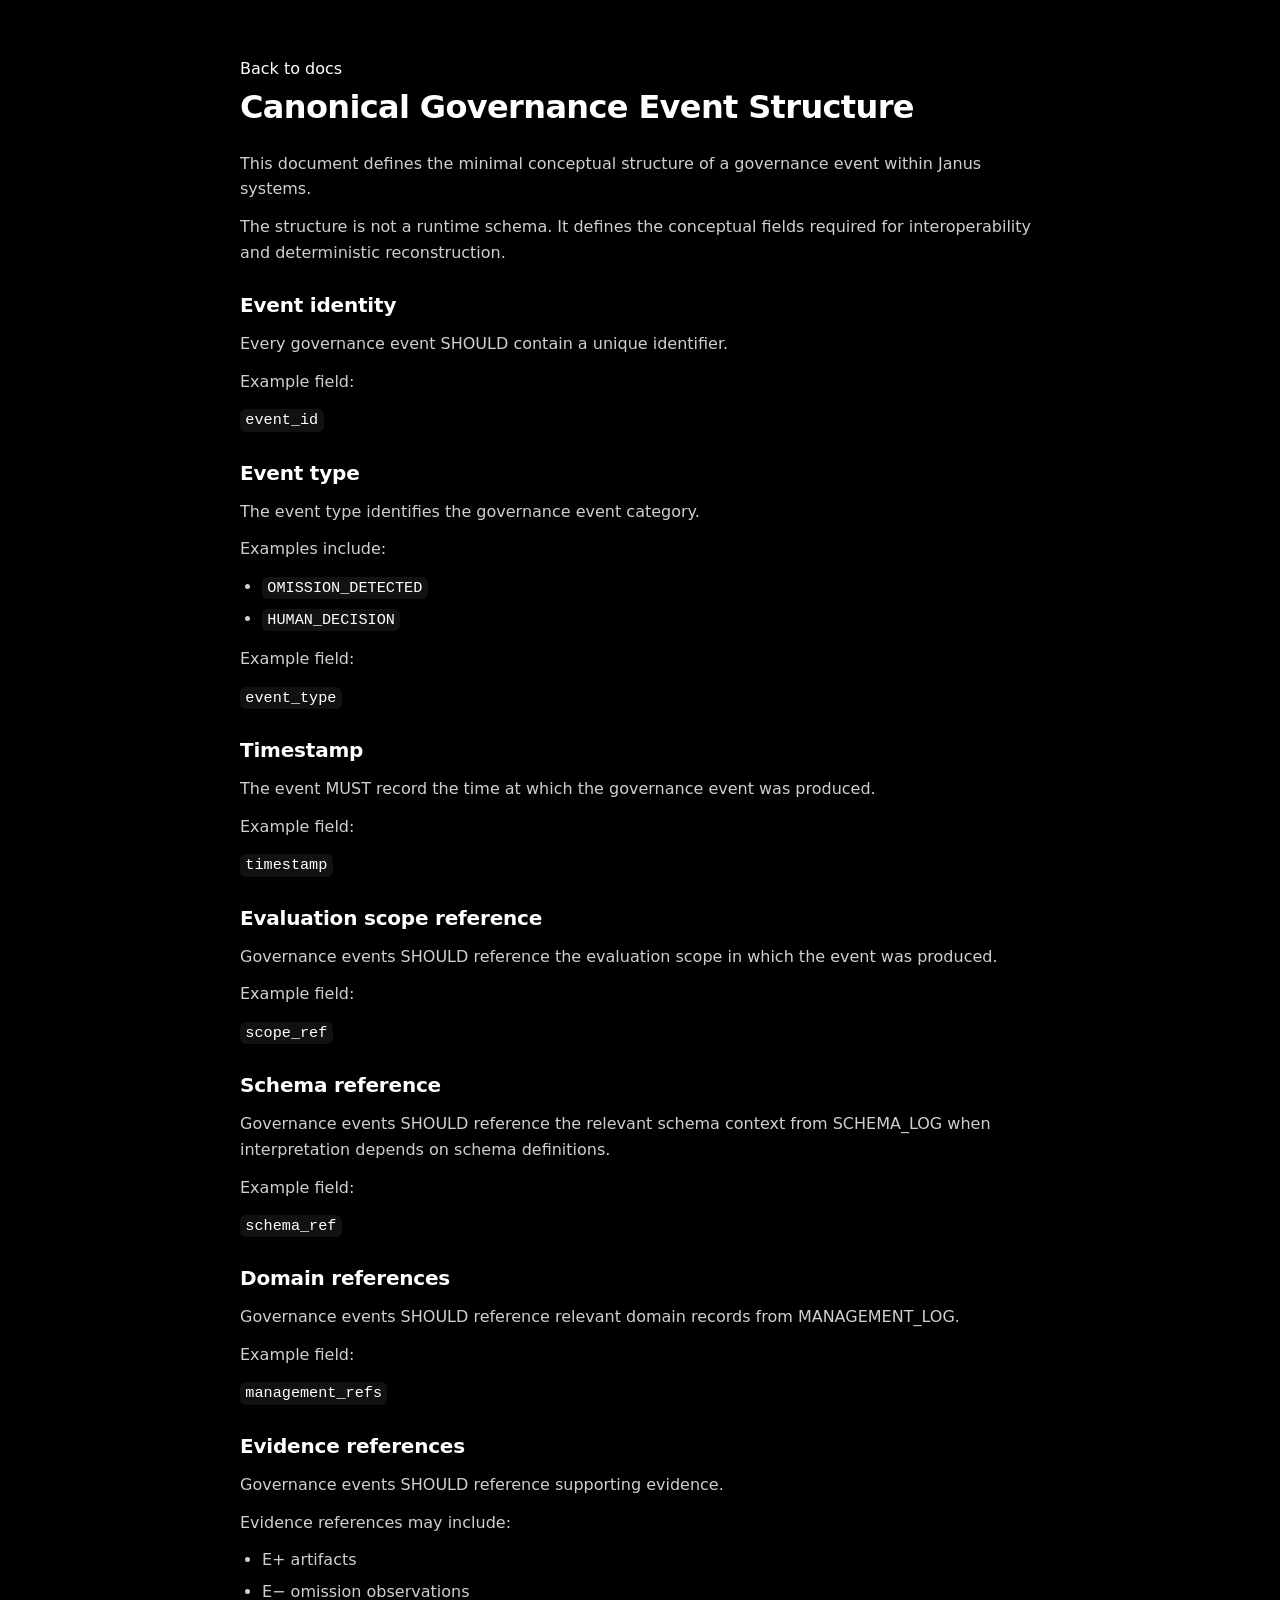
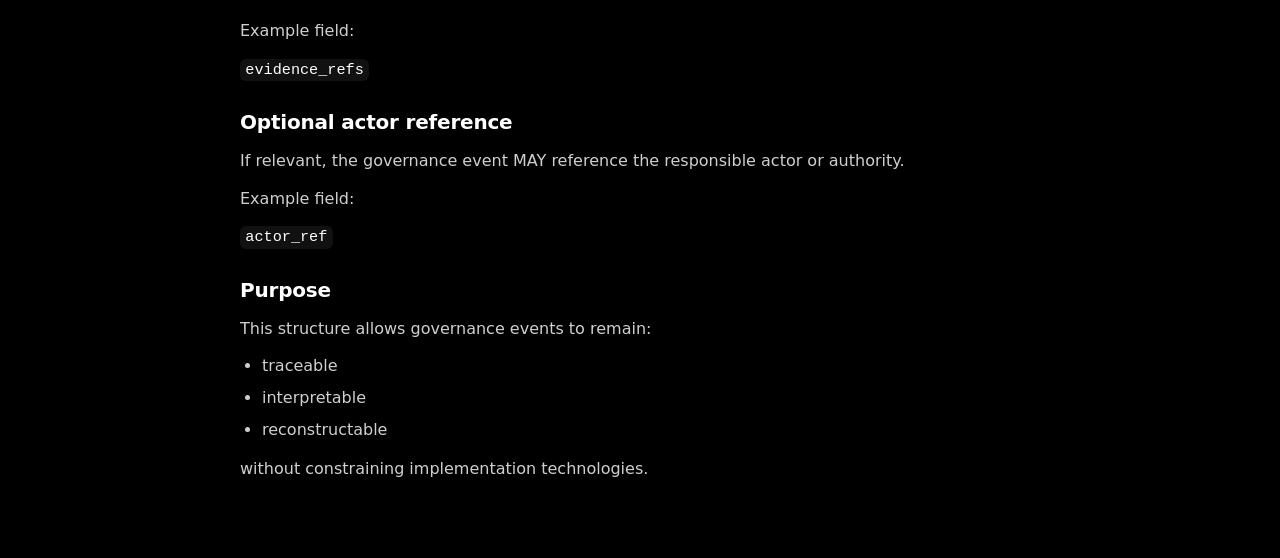
<file: architecture/governance-event-structure.html>
<!doctype html>
<html lang="en">
  <head>
    <meta charset="utf-8" />
    <meta name="viewport" content="width=device-width, initial-scale=1" />
    <title>Canonical Governance Event Structure</title>
    <meta
      name="description"
      content="Canonical governance event structure — Janus docs."
    />
    <style>
      :root {
        color-scheme: dark;
      }

      body {
        margin: 0;
        padding: 0;
        background: #000;
        color: #fff;
        font-family: system-ui, -apple-system, "Segoe UI", Roboto, Helvetica, Arial,
          "Apple Color Emoji", "Segoe UI Emoji";
        line-height: 1.6;
      }

      .container {
        max-width: 800px;
        margin: 0 auto;
        padding: 56px 20px 64px;
      }


      h1 {
        font-size: 2rem;
        font-weight: 700;
        letter-spacing: -0.02em;
        margin: 0 0 18px;
        text-align: left;
      }

      h2 {
        font-size: 1.25rem;
        font-weight: 650;
        letter-spacing: -0.01em;
        margin: 24px 0 10px;
      }

      p {
        margin: 0 0 12px;
        color: #cfcfcf;
      }

      a {
        color: #fff;
        text-decoration: none;
      }

      a:hover,
      a:focus {
        text-decoration: underline;
        text-underline-offset: 3px;
      }

      ul {
        margin: 0 0 14px;
        padding-left: 22px;
        color: #cfcfcf;
      }

      li {
        margin: 6px 0;
      }

      code {
        font-family: ui-monospace, SFMono-Regular, Menlo, Monaco, Consolas,
          "Liberation Mono", "Courier New", monospace;
        font-size: 0.95em;
        color: #fff;
        background: #111;
        padding: 0.15em 0.35em;
        border-radius: 6px;
      }
    </style>
  </head>
  <body>
    <main class="container">
      <a class="back" href="/">Back to docs</a>
      <h1>Canonical Governance Event Structure</h1>

      <p>
        This document defines the minimal conceptual structure of a governance event within Janus
        systems.
      </p>
      <p>
        The structure is not a runtime schema. It defines the conceptual fields required for
        interoperability and deterministic reconstruction.
      </p>

      <h2>Event identity</h2>
      <p>Every governance event SHOULD contain a unique identifier.</p>
      <p>Example field:</p>
      <p><code>event_id</code></p>

      <h2>Event type</h2>
      <p>The event type identifies the governance event category.</p>
      <p>Examples include:</p>
      <ul>
        <li><code>OMISSION_DETECTED</code></li>
        <li><code>HUMAN_DECISION</code></li>
      </ul>
      <p>Example field:</p>
      <p><code>event_type</code></p>

      <h2>Timestamp</h2>
      <p>The event MUST record the time at which the governance event was produced.</p>
      <p>Example field:</p>
      <p><code>timestamp</code></p>

      <h2>Evaluation scope reference</h2>
      <p>Governance events SHOULD reference the evaluation scope in which the event was produced.</p>
      <p>Example field:</p>
      <p><code>scope_ref</code></p>

      <h2>Schema reference</h2>
      <p>
        Governance events SHOULD reference the relevant schema context from SCHEMA_LOG when
        interpretation depends on schema definitions.
      </p>
      <p>Example field:</p>
      <p><code>schema_ref</code></p>

      <h2>Domain references</h2>
      <p>Governance events SHOULD reference relevant domain records from MANAGEMENT_LOG.</p>
      <p>Example field:</p>
      <p><code>management_refs</code></p>

      <h2>Evidence references</h2>
      <p>Governance events SHOULD reference supporting evidence.</p>
      <p>Evidence references may include:</p>
      <ul>
        <li>E+ artifacts</li>
        <li>E− omission observations</li>
      </ul>
      <p>Example field:</p>
      <p><code>evidence_refs</code></p>

      <h2>Optional actor reference</h2>
      <p>
        If relevant, the governance event MAY reference the responsible actor or authority.
      </p>
      <p>Example field:</p>
      <p><code>actor_ref</code></p>

      <h2>Purpose</h2>
      <p>This structure allows governance events to remain:</p>
      <ul>
        <li>traceable</li>
        <li>interpretable</li>
        <li>reconstructable</li>
      </ul>
      <p>without constraining implementation technologies.</p>
    </main>
  </body>
</html>
</file>
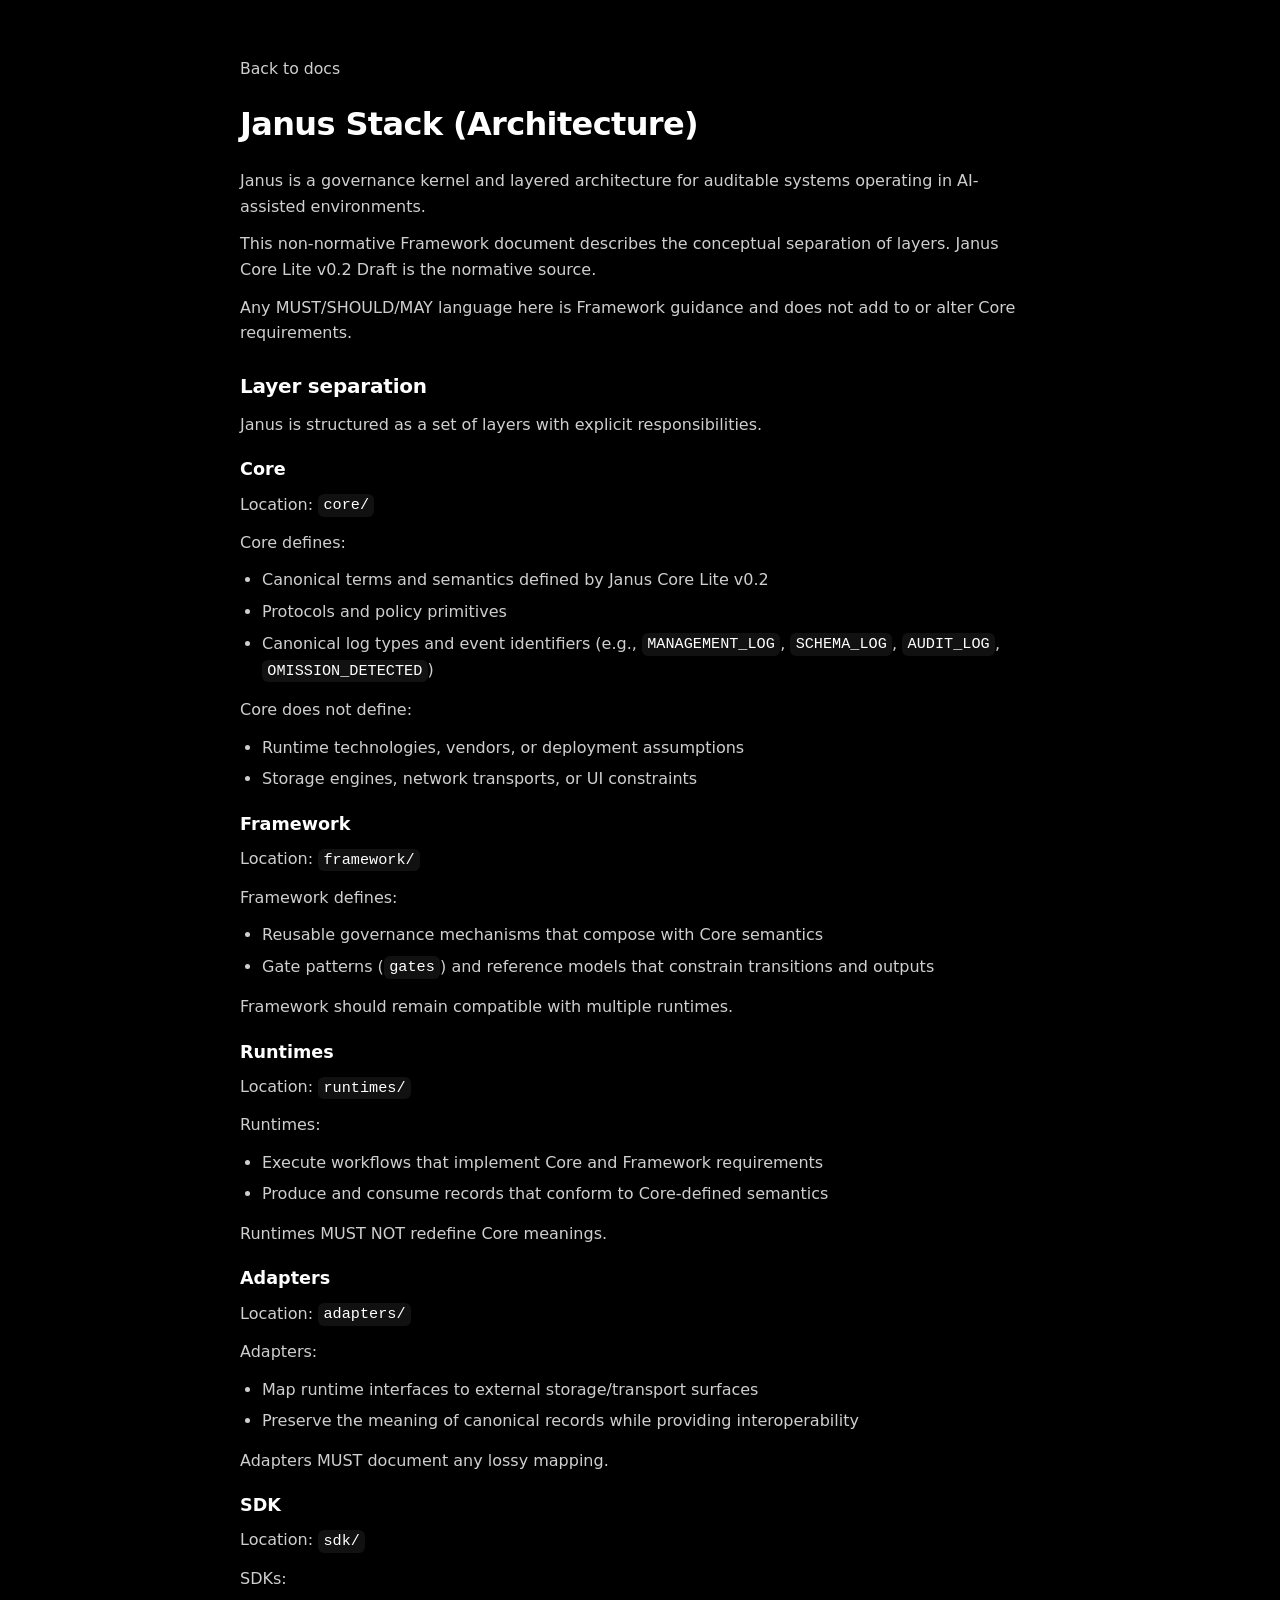
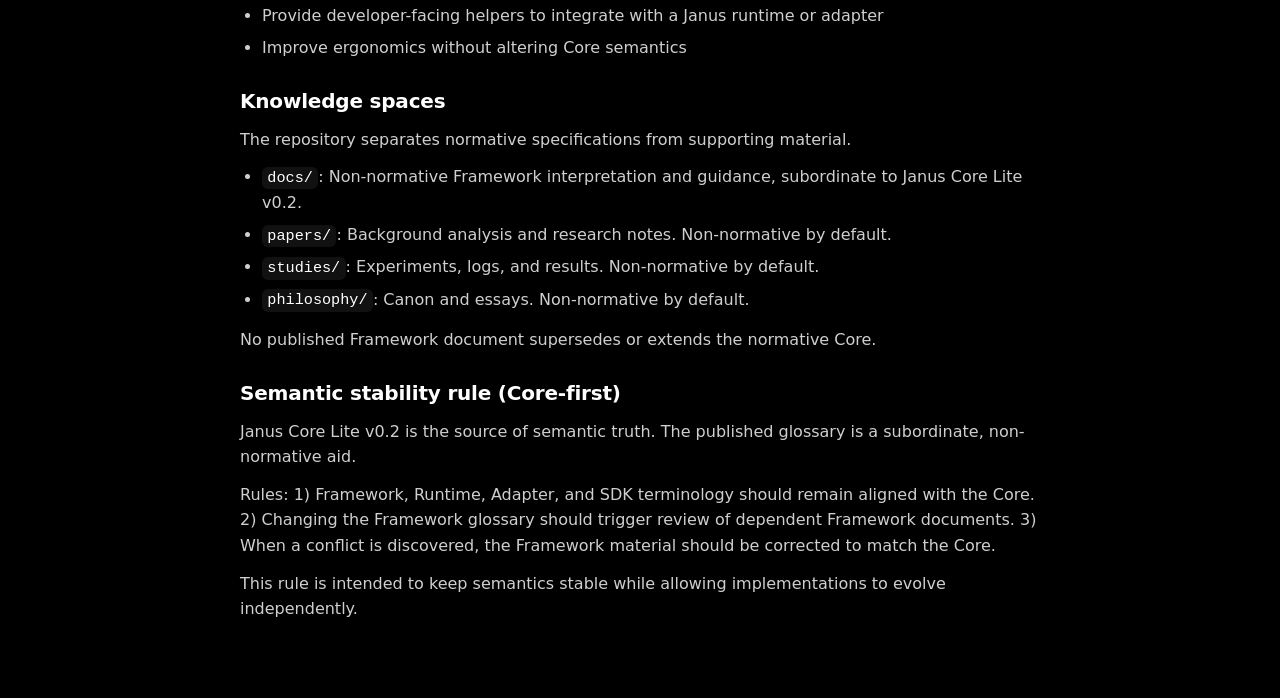
<file: architecture/janus-stack.html>
<!doctype html>
<html lang="en">
  <head>
    <meta charset="utf-8" />
    <meta name="viewport" content="width=device-width, initial-scale=1" />
    <title>Janus Stack (Architecture)</title>
    <meta name="description" content="Janus Stack (Architecture) — Janus docs." />
    <style>
      :root { color-scheme: dark; }
      body { margin: 0; padding: 0; background: #000; color: #fff;
        font-family: system-ui, -apple-system, "Segoe UI", Roboto, Helvetica, Arial,
          "Apple Color Emoji", "Segoe UI Emoji"; line-height: 1.6; }
      .container { max-width: 800px; margin: 0 auto; padding: 56px 20px 64px; }
      .back { display: inline-block; margin-bottom: 18px; color: #cfcfcf;
        font-size: 0.98rem; text-decoration: none; }
      .back:hover, .back:focus { color: #fff; text-decoration: underline;
        text-underline-offset: 3px; }
      h1 { font-size: 2rem; font-weight: 700; letter-spacing: -0.02em;
        margin: 0 0 18px; text-align: left; }
      h2 { font-size: 1.25rem; font-weight: 650; letter-spacing: -0.01em;
        margin: 24px 0 10px; }
      h3 { font-size: 1.1rem; font-weight: 650; margin: 18px 0 8px; }
      h4 { font-size: 1.02rem; font-weight: 650; margin: 14px 0 6px; }
      p { margin: 0 0 12px; color: #cfcfcf; }
      a { color: #fff; text-decoration: none; }
      a:hover, a:focus { text-decoration: underline; text-underline-offset: 3px; }
      ul, ol { margin: 0 0 14px; padding-left: 22px; color: #cfcfcf; }
      li { margin: 6px 0; }
      code { font-family: ui-monospace, SFMono-Regular, Menlo, Monaco, Consolas,
          "Liberation Mono", "Courier New", monospace; font-size: 0.95em;
        color: #fff; background: #111; padding: 0.15em 0.35em; border-radius: 6px; }
      pre { margin: 0 0 14px; padding: 12px 14px; background: #0b0b0b;
        border: 1px solid #1a1a1a; border-radius: 10px; overflow: auto; }
      pre code { padding: 0; background: transparent; border-radius: 0; color: #cfcfcf; }
      blockquote { margin: 0 0 14px; padding: 10px 14px; border-left: 3px solid #222;
        background: #0b0b0b; border-radius: 8px; }
      blockquote p { margin: 0; }
      hr { border: 0; border-top: 1px solid #111; margin: 20px 0; }
    </style>
  </head>
  <body>
    <main class="container">
      <a class="back" href="/">Back to docs</a>
      <h1>Janus Stack (Architecture)</h1>
<p>Janus is a governance kernel and layered architecture for auditable systems operating in AI-assisted environments.</p>
<p>This non-normative Framework document describes the conceptual separation of layers. Janus Core Lite v0.2 Draft is the normative source.</p>
<p>Any MUST/SHOULD/MAY language here is Framework guidance and does not add to or alter Core requirements.</p>
<h2>Layer separation</h2>
<p>Janus is structured as a set of layers with explicit responsibilities.</p>
<h3>Core</h3>
<p>Location: <code>core/</code></p>
<p>Core defines:</p>
<ul>
<li>Canonical terms and semantics defined by Janus Core Lite v0.2</li>
<li>Protocols and policy primitives</li>
<li>Canonical log types and event identifiers (e.g., <code>MANAGEMENT_LOG</code>, <code>SCHEMA_LOG</code>, <code>AUDIT_LOG</code>, <code>OMISSION_DETECTED</code>)</li>
</ul>
<p>Core does not define:</p>
<ul>
<li>Runtime technologies, vendors, or deployment assumptions</li>
<li>Storage engines, network transports, or UI constraints</li>
</ul>
<h3>Framework</h3>
<p>Location: <code>framework/</code></p>
<p>Framework defines:</p>
<ul>
<li>Reusable governance mechanisms that compose with Core semantics</li>
<li>Gate patterns (<code>gates</code>) and reference models that constrain transitions and outputs</li>
</ul>
<p>Framework should remain compatible with multiple runtimes.</p>
<h3>Runtimes</h3>
<p>Location: <code>runtimes/</code></p>
<p>Runtimes:</p>
<ul>
<li>Execute workflows that implement Core and Framework requirements</li>
<li>Produce and consume records that conform to Core-defined semantics</li>
</ul>
<p>Runtimes MUST NOT redefine Core meanings.</p>
<h3>Adapters</h3>
<p>Location: <code>adapters/</code></p>
<p>Adapters:</p>
<ul>
<li>Map runtime interfaces to external storage/transport surfaces</li>
<li>Preserve the meaning of canonical records while providing interoperability</li>
</ul>
<p>Adapters MUST document any lossy mapping.</p>
<h3>SDK</h3>
<p>Location: <code>sdk/</code></p>
<p>SDKs:</p>
<ul>
<li>Provide developer-facing helpers to integrate with a Janus runtime or adapter</li>
<li>Improve ergonomics without altering Core semantics</li>
</ul>
<h2>Knowledge spaces</h2>
<p>The repository separates normative specifications from supporting material.</p>
<ul>
<li><code>docs/</code>: Non-normative Framework interpretation and guidance, subordinate to Janus Core Lite v0.2.</li>
<li><code>papers/</code>: Background analysis and research notes. Non-normative by default.</li>
<li><code>studies/</code>: Experiments, logs, and results. Non-normative by default.</li>
<li><code>philosophy/</code>: Canon and essays. Non-normative by default.</li>
</ul>
<p>No published Framework document supersedes or extends the normative Core.</p>
<h2>Semantic stability rule (Core-first)</h2>
<p>Janus Core Lite v0.2 is the source of semantic truth. The published glossary is a subordinate, non-normative aid.</p>
<p>Rules: 1) Framework, Runtime, Adapter, and SDK terminology should remain aligned with the Core. 2) Changing the Framework glossary should trigger review of dependent Framework documents. 3) When a conflict is discovered, the Framework material should be corrected to match the Core.</p>
<p>This rule is intended to keep semantics stable while allowing implementations to evolve independently.</p>
    </main>
  </body>
</html>
</file>
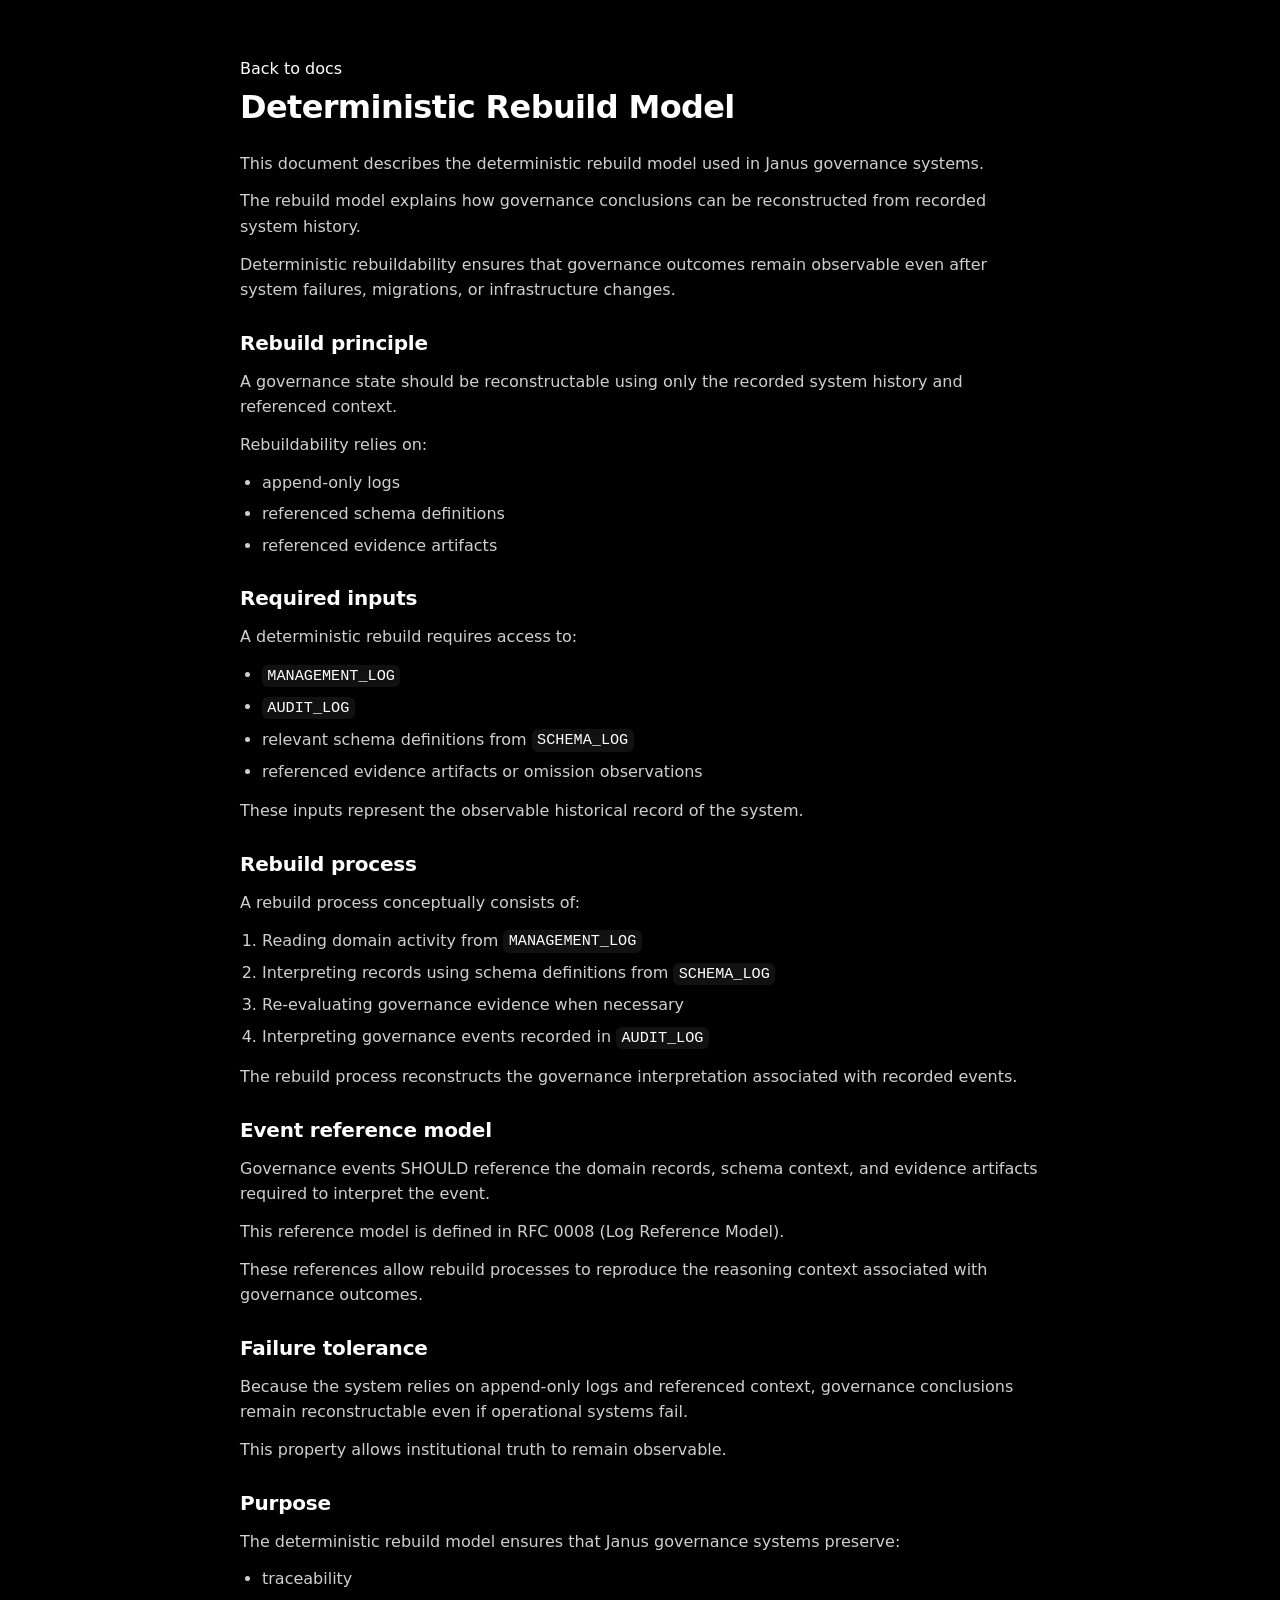
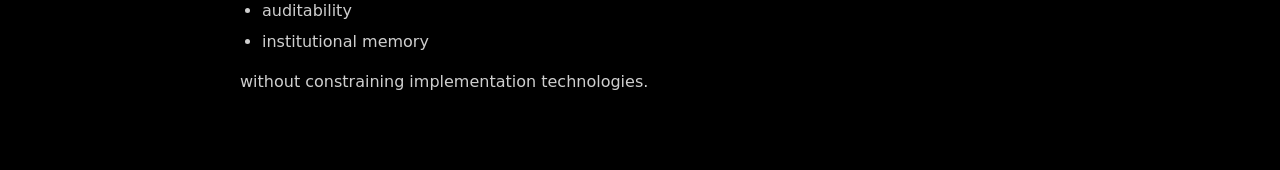
<file: architecture/rebuild-model.html>
<!doctype html>
<html lang="en">
  <head>
    <meta charset="utf-8" />
    <meta name="viewport" content="width=device-width, initial-scale=1" />
    <title>Deterministic Rebuild Model</title>
    <meta name="description" content="Deterministic rebuild model — Janus docs." />
    <style>
      :root {
        color-scheme: dark;
      }

      body {
        margin: 0;
        padding: 0;
        background: #000;
        color: #fff;
        font-family: system-ui, -apple-system, "Segoe UI", Roboto, Helvetica, Arial,
          "Apple Color Emoji", "Segoe UI Emoji";
        line-height: 1.6;
      }

      .container {
        max-width: 800px;
        margin: 0 auto;
        padding: 56px 20px 64px;
      }


      h1 {
        font-size: 2rem;
        font-weight: 700;
        letter-spacing: -0.02em;
        margin: 0 0 18px;
        text-align: left;
      }

      h2 {
        font-size: 1.25rem;
        font-weight: 650;
        letter-spacing: -0.01em;
        margin: 24px 0 10px;
      }

      p {
        margin: 0 0 12px;
        color: #cfcfcf;
      }

      a {
        color: #fff;
        text-decoration: none;
      }

      a:hover,
      a:focus {
        text-decoration: underline;
        text-underline-offset: 3px;
      }

      ul,
      ol {
        margin: 0 0 14px;
        padding-left: 22px;
        color: #cfcfcf;
      }

      li {
        margin: 6px 0;
      }

      code {
        font-family: ui-monospace, SFMono-Regular, Menlo, Monaco, Consolas,
          "Liberation Mono", "Courier New", monospace;
        font-size: 0.95em;
        color: #fff;
        background: #111;
        padding: 0.15em 0.35em;
        border-radius: 6px;
      }
    </style>
  </head>
  <body>
    <main class="container">
      <a class="back" href="/">Back to docs</a>
      <h1>Deterministic Rebuild Model</h1>

      <p>
        This document describes the deterministic rebuild model used in Janus governance systems.
      </p>
      <p>
        The rebuild model explains how governance conclusions can be reconstructed from recorded
        system history.
      </p>
      <p>
        Deterministic rebuildability ensures that governance outcomes remain observable even after
        system failures, migrations, or infrastructure changes.
      </p>

      <h2>Rebuild principle</h2>
      <p>
        A governance state should be reconstructable using only the recorded system history and
        referenced context.
      </p>
      <p>Rebuildability relies on:</p>
      <ul>
        <li>append-only logs</li>
        <li>referenced schema definitions</li>
        <li>referenced evidence artifacts</li>
      </ul>

      <h2>Required inputs</h2>
      <p>A deterministic rebuild requires access to:</p>
      <ul>
        <li><code>MANAGEMENT_LOG</code></li>
        <li><code>AUDIT_LOG</code></li>
        <li>relevant schema definitions from <code>SCHEMA_LOG</code></li>
        <li>referenced evidence artifacts or omission observations</li>
      </ul>
      <p>These inputs represent the observable historical record of the system.</p>

      <h2>Rebuild process</h2>
      <p>A rebuild process conceptually consists of:</p>
      <ol>
        <li>Reading domain activity from <code>MANAGEMENT_LOG</code></li>
        <li>Interpreting records using schema definitions from <code>SCHEMA_LOG</code></li>
        <li>Re-evaluating governance evidence when necessary</li>
        <li>Interpreting governance events recorded in <code>AUDIT_LOG</code></li>
      </ol>
      <p>
        The rebuild process reconstructs the governance interpretation associated with recorded
        events.
      </p>

      <h2>Event reference model</h2>
      <p>
        Governance events SHOULD reference the domain records, schema context, and evidence
        artifacts required to interpret the event.
      </p>
      <p>This reference model is defined in RFC 0008 (Log Reference Model).</p>
      <p>
        These references allow rebuild processes to reproduce the reasoning context associated with
        governance outcomes.
      </p>

      <h2>Failure tolerance</h2>
      <p>
        Because the system relies on append-only logs and referenced context, governance
        conclusions remain reconstructable even if operational systems fail.
      </p>
      <p>This property allows institutional truth to remain observable.</p>

      <h2>Purpose</h2>
      <p>The deterministic rebuild model ensures that Janus governance systems preserve:</p>
      <ul>
        <li>traceability</li>
        <li>auditability</li>
        <li>institutional memory</li>
      </ul>
      <p>without constraining implementation technologies.</p>
    </main>
  </body>
</html>
</file>
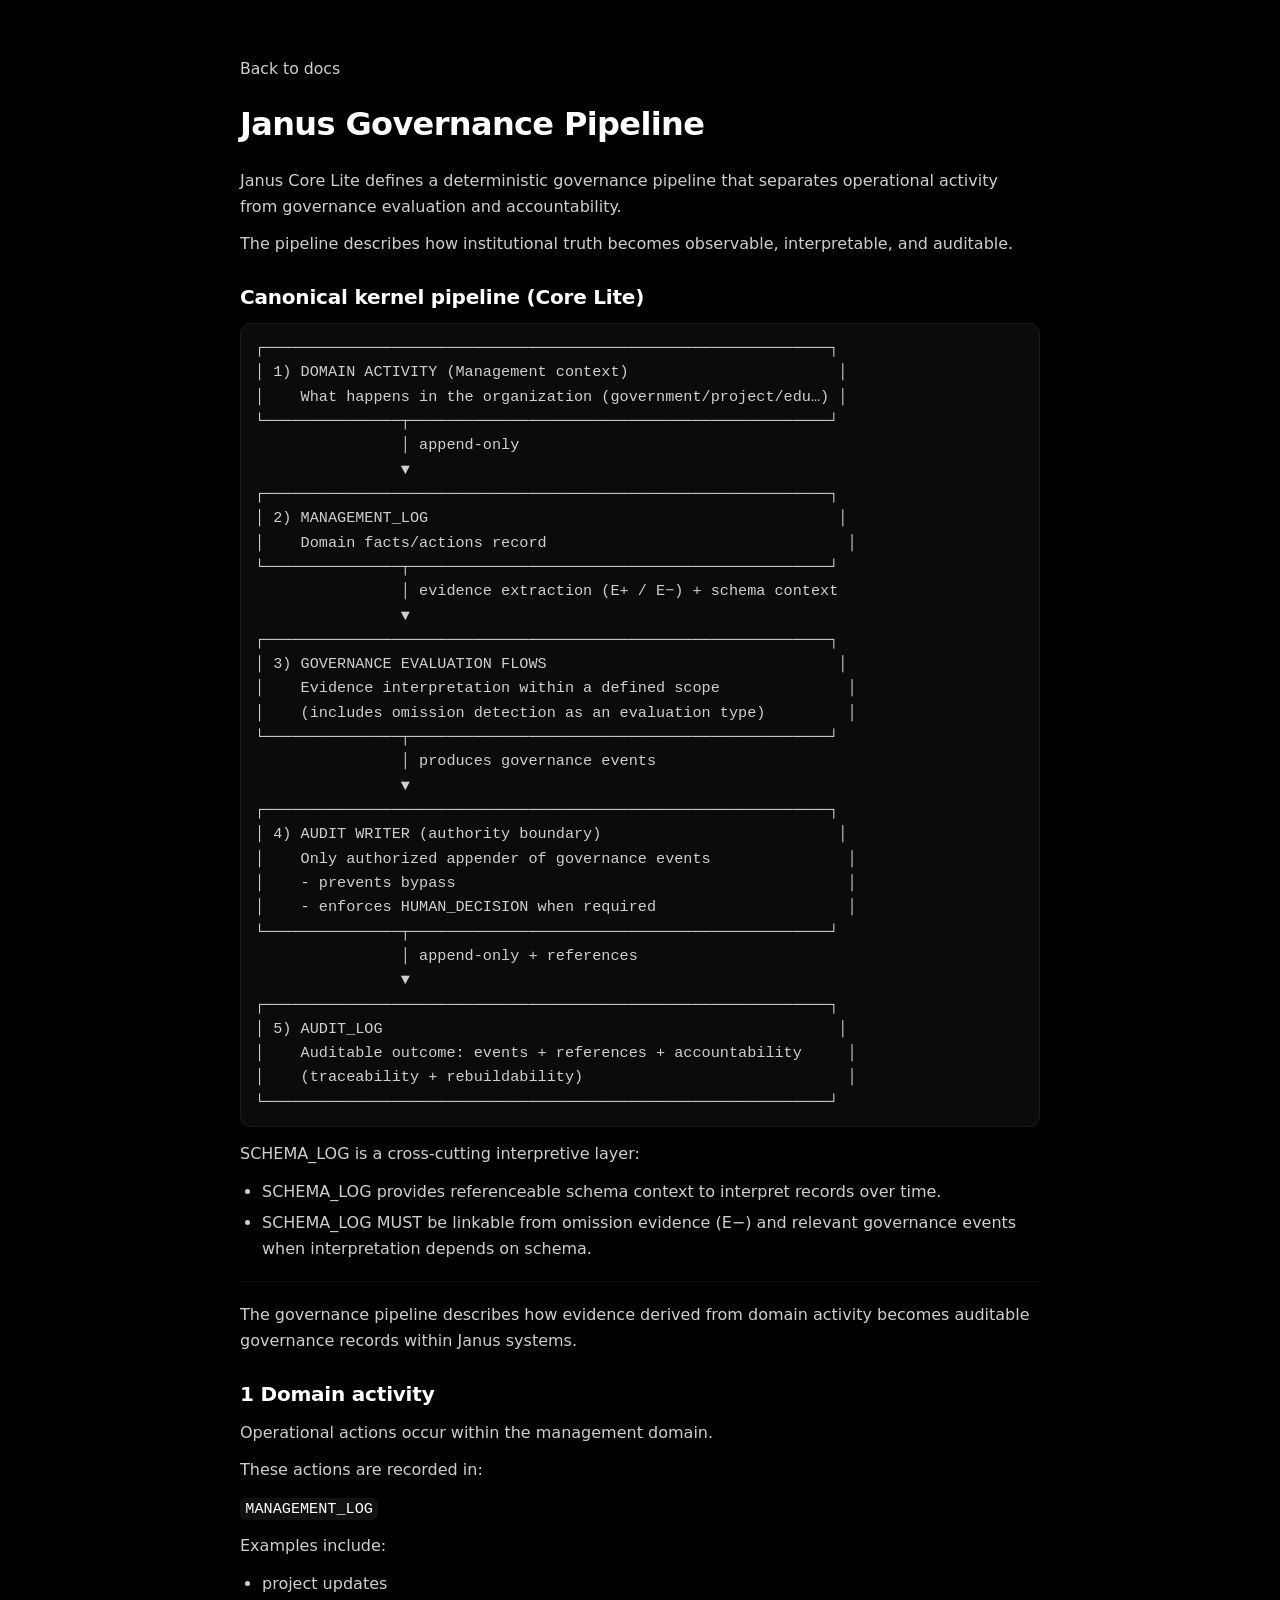
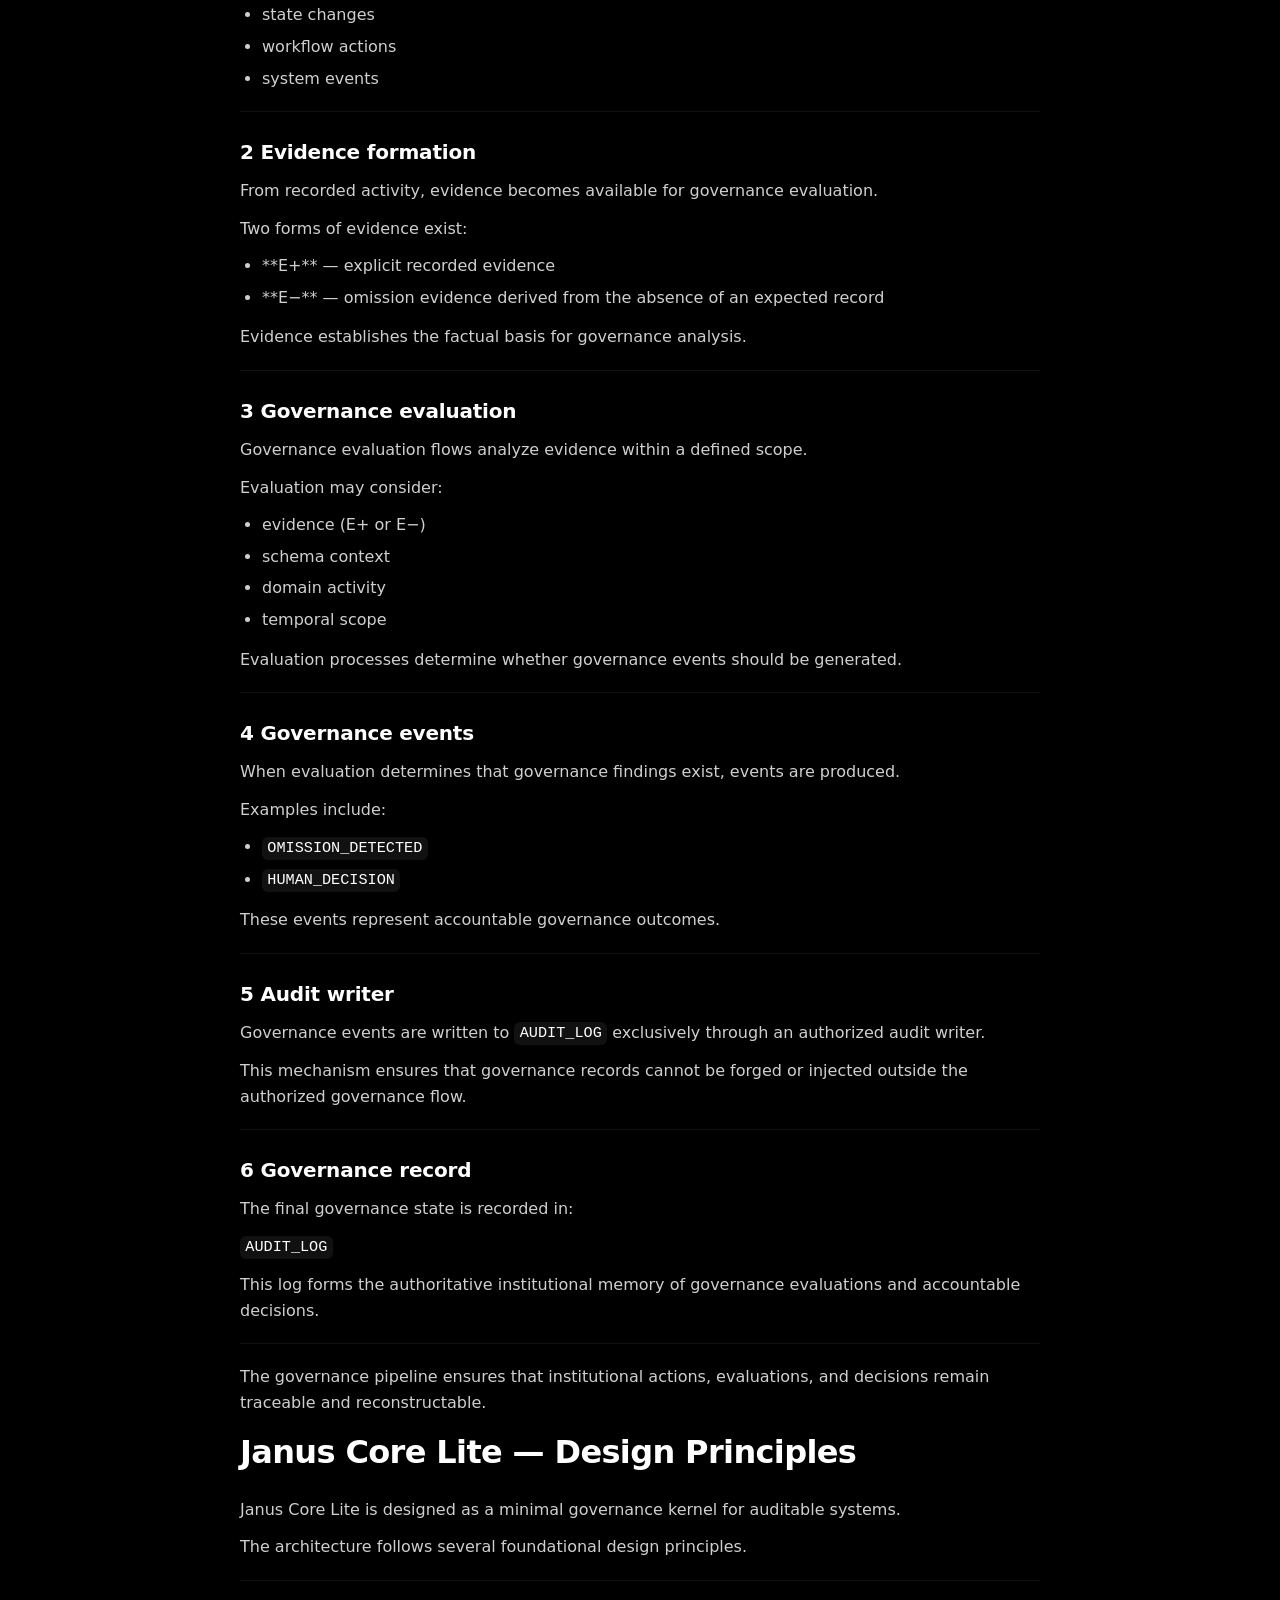
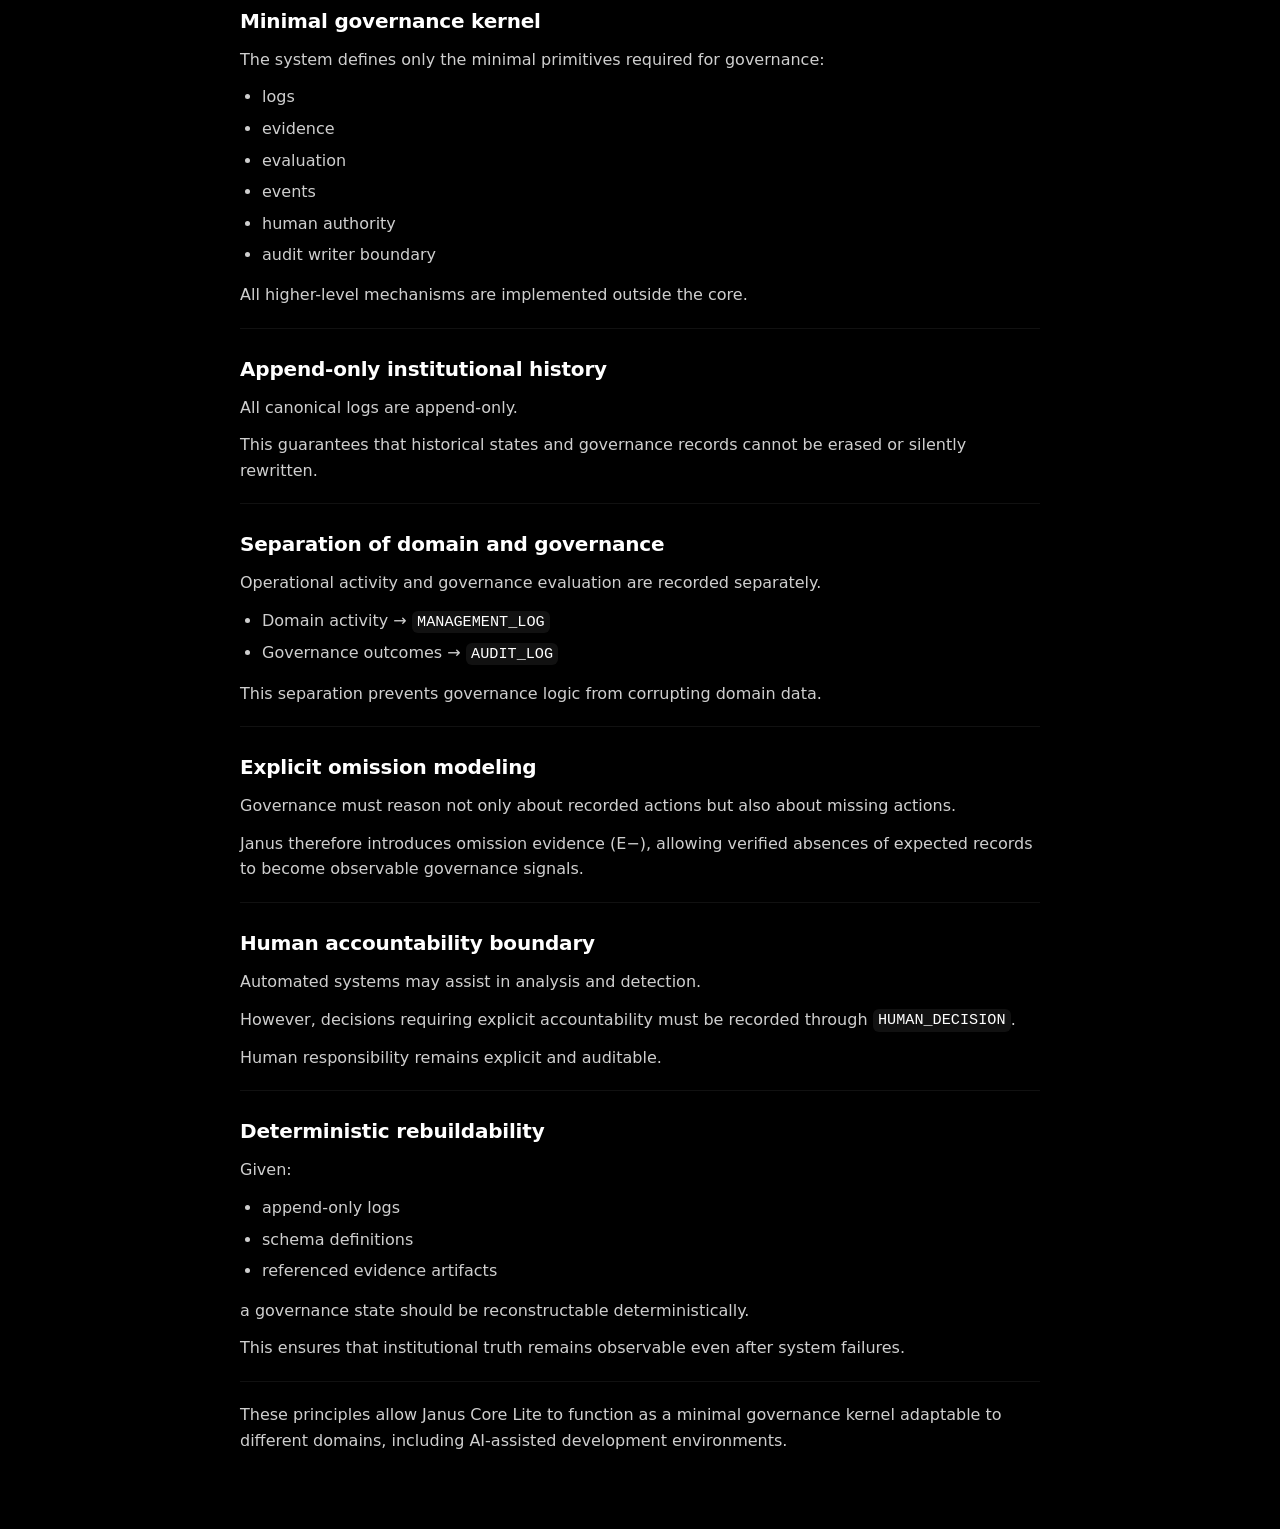
<file: governance/governance-pipeline.html>
<!doctype html>
<html lang="en">
  <head>
    <meta charset="utf-8" />
    <meta name="viewport" content="width=device-width, initial-scale=1" />
    <title>Janus Governance Pipeline</title>
    <meta name="description" content="Governance pipeline — Janus docs." />
    <style>
      :root { color-scheme: dark; }
      body { margin: 0; padding: 0; background: #000; color: #fff;
        font-family: system-ui, -apple-system, "Segoe UI", Roboto, Helvetica, Arial,
          "Apple Color Emoji", "Segoe UI Emoji"; line-height: 1.6; }
      .container { max-width: 800px; margin: 0 auto; padding: 56px 20px 64px; }
      .back { display: inline-block; margin-bottom: 18px; color: #cfcfcf;
        font-size: 0.98rem; text-decoration: none; }
      .back:hover, .back:focus { color: #fff; text-decoration: underline;
        text-underline-offset: 3px; }
      h1 { font-size: 2rem; font-weight: 700; letter-spacing: -0.02em;
        margin: 0 0 18px; text-align: left; }
      h2 { font-size: 1.25rem; font-weight: 650; letter-spacing: -0.01em;
        margin: 24px 0 10px; }
      h3 { font-size: 1.1rem; font-weight: 650; margin: 18px 0 8px; }
      h4 { font-size: 1.02rem; font-weight: 650; margin: 14px 0 6px; }
      p { margin: 0 0 12px; color: #cfcfcf; }
      a { color: #fff; text-decoration: none; }
      a:hover, a:focus { text-decoration: underline; text-underline-offset: 3px; }
      ul, ol { margin: 0 0 14px; padding-left: 22px; color: #cfcfcf; }
      li { margin: 6px 0; }
      code { font-family: ui-monospace, SFMono-Regular, Menlo, Monaco, Consolas,
          "Liberation Mono", "Courier New", monospace; font-size: 0.95em;
        color: #fff; background: #111; padding: 0.15em 0.35em; border-radius: 6px; }
      pre { margin: 0 0 14px; padding: 12px 14px; background: #0b0b0b;
        border: 1px solid #1a1a1a; border-radius: 10px; overflow: auto; }
      pre code { padding: 0; background: transparent; border-radius: 0; color: #cfcfcf; }
      blockquote { margin: 0 0 14px; padding: 10px 14px; border-left: 3px solid #222;
        background: #0b0b0b; border-radius: 8px; }
      blockquote p { margin: 0; }
      hr { border: 0; border-top: 1px solid #111; margin: 20px 0; }
    </style>
  </head>
  <body>
    <main class="container">
      <a class="back" href="/">Back to docs</a>
      <h1>Janus Governance Pipeline</h1>
<p>Janus Core Lite defines a deterministic governance pipeline that separates operational activity from governance evaluation and accountability.</p>
<p>The pipeline describes how institutional truth becomes observable, interpretable, and auditable.</p>
<h2>Canonical kernel pipeline (Core Lite)</h2>
<pre><code>┌──────────────────────────────────────────────────────────────┐
│ 1) DOMAIN ACTIVITY (Management context)                       │
│    What happens in the organization (government/project/edu…) │
└───────────────┬──────────────────────────────────────────────┘
                │ append-only
                ▼
┌──────────────────────────────────────────────────────────────┐
│ 2) MANAGEMENT_LOG                                             │
│    Domain facts/actions record                                 │
└───────────────┬──────────────────────────────────────────────┘
                │ evidence extraction (E+ / E−) + schema context
                ▼
┌──────────────────────────────────────────────────────────────┐
│ 3) GOVERNANCE EVALUATION FLOWS                                │
│    Evidence interpretation within a defined scope              │
│    (includes omission detection as an evaluation type)         │
└───────────────┬──────────────────────────────────────────────┘
                │ produces governance events
                ▼
┌──────────────────────────────────────────────────────────────┐
│ 4) AUDIT WRITER (authority boundary)                          │
│    Only authorized appender of governance events               │
│    - prevents bypass                                           │
│    - enforces HUMAN_DECISION when required                     │
└───────────────┬──────────────────────────────────────────────┘
                │ append-only + references
                ▼
┌──────────────────────────────────────────────────────────────┐
│ 5) AUDIT_LOG                                                  │
│    Auditable outcome: events + references + accountability     │
│    (traceability + rebuildability)                             │
└──────────────────────────────────────────────────────────────┘</code></pre>
<p>SCHEMA_LOG is a cross-cutting interpretive layer:</p>
<ul>
<li>SCHEMA_LOG provides referenceable schema context to interpret records over time.</li>
<li>SCHEMA_LOG MUST be linkable from omission evidence (E−) and relevant governance events when interpretation depends on schema.</li>
</ul>
<hr />
<p>The governance pipeline describes how evidence derived from domain activity becomes auditable governance records within Janus systems.</p>
<h2>1 Domain activity</h2>
<p>Operational actions occur within the management domain.</p>
<p>These actions are recorded in:</p>
<p><code>MANAGEMENT_LOG</code></p>
<p>Examples include:</p>
<ul>
<li>project updates</li>
<li>state changes</li>
<li>workflow actions</li>
<li>system events</li>
</ul>
<hr />
<h2>2 Evidence formation</h2>
<p>From recorded activity, evidence becomes available for governance evaluation.</p>
<p>Two forms of evidence exist:</p>
<ul>
<li>**E+** — explicit recorded evidence</li>
<li>**E−** — omission evidence derived from the absence of an expected record</li>
</ul>
<p>Evidence establishes the factual basis for governance analysis.</p>
<hr />
<h2>3 Governance evaluation</h2>
<p>Governance evaluation flows analyze evidence within a defined scope.</p>
<p>Evaluation may consider:</p>
<ul>
<li>evidence (E+ or E−)</li>
<li>schema context</li>
<li>domain activity</li>
<li>temporal scope</li>
</ul>
<p>Evaluation processes determine whether governance events should be generated.</p>
<hr />
<h2>4 Governance events</h2>
<p>When evaluation determines that governance findings exist, events are produced.</p>
<p>Examples include:</p>
<ul>
<li><code>OMISSION_DETECTED</code></li>
<li><code>HUMAN_DECISION</code></li>
</ul>
<p>These events represent accountable governance outcomes.</p>
<hr />
<h2>5 Audit writer</h2>
<p>Governance events are written to <code>AUDIT_LOG</code> exclusively through an authorized audit writer.</p>
<p>This mechanism ensures that governance records cannot be forged or injected outside the authorized governance flow.</p>
<hr />
<h2>6 Governance record</h2>
<p>The final governance state is recorded in:</p>
<p><code>AUDIT_LOG</code></p>
<p>This log forms the authoritative institutional memory of governance evaluations and accountable decisions.</p>
<hr />
<p>The governance pipeline ensures that institutional actions, evaluations, and decisions remain traceable and reconstructable.</p>
<h1>Janus Core Lite — Design Principles</h1>
<p>Janus Core Lite is designed as a minimal governance kernel for auditable systems.</p>
<p>The architecture follows several foundational design principles.</p>
<hr />
<h2>Minimal governance kernel</h2>
<p>The system defines only the minimal primitives required for governance:</p>
<ul>
<li>logs</li>
<li>evidence</li>
<li>evaluation</li>
<li>events</li>
<li>human authority</li>
<li>audit writer boundary</li>
</ul>
<p>All higher-level mechanisms are implemented outside the core.</p>
<hr />
<h2>Append-only institutional history</h2>
<p>All canonical logs are append-only.</p>
<p>This guarantees that historical states and governance records cannot be erased or silently rewritten.</p>
<hr />
<h2>Separation of domain and governance</h2>
<p>Operational activity and governance evaluation are recorded separately.</p>
<ul>
<li>Domain activity → <code>MANAGEMENT_LOG</code></li>
<li>Governance outcomes → <code>AUDIT_LOG</code></li>
</ul>
<p>This separation prevents governance logic from corrupting domain data.</p>
<hr />
<h2>Explicit omission modeling</h2>
<p>Governance must reason not only about recorded actions but also about missing actions.</p>
<p>Janus therefore introduces omission evidence (E−), allowing verified absences of expected records to become observable governance signals.</p>
<hr />
<h2>Human accountability boundary</h2>
<p>Automated systems may assist in analysis and detection.</p>
<p>However, decisions requiring explicit accountability must be recorded through <code>HUMAN_DECISION</code>.</p>
<p>Human responsibility remains explicit and auditable.</p>
<hr />
<h2>Deterministic rebuildability</h2>
<p>Given:</p>
<ul>
<li>append-only logs</li>
<li>schema definitions</li>
<li>referenced evidence artifacts</li>
</ul>
<p>a governance state should be reconstructable deterministically.</p>
<p>This ensures that institutional truth remains observable even after system failures.</p>
<hr />
<p>These principles allow Janus Core Lite to function as a minimal governance kernel adaptable to different domains, including AI-assisted development environments.</p>
    </main>
  </body>
</html>
</file>
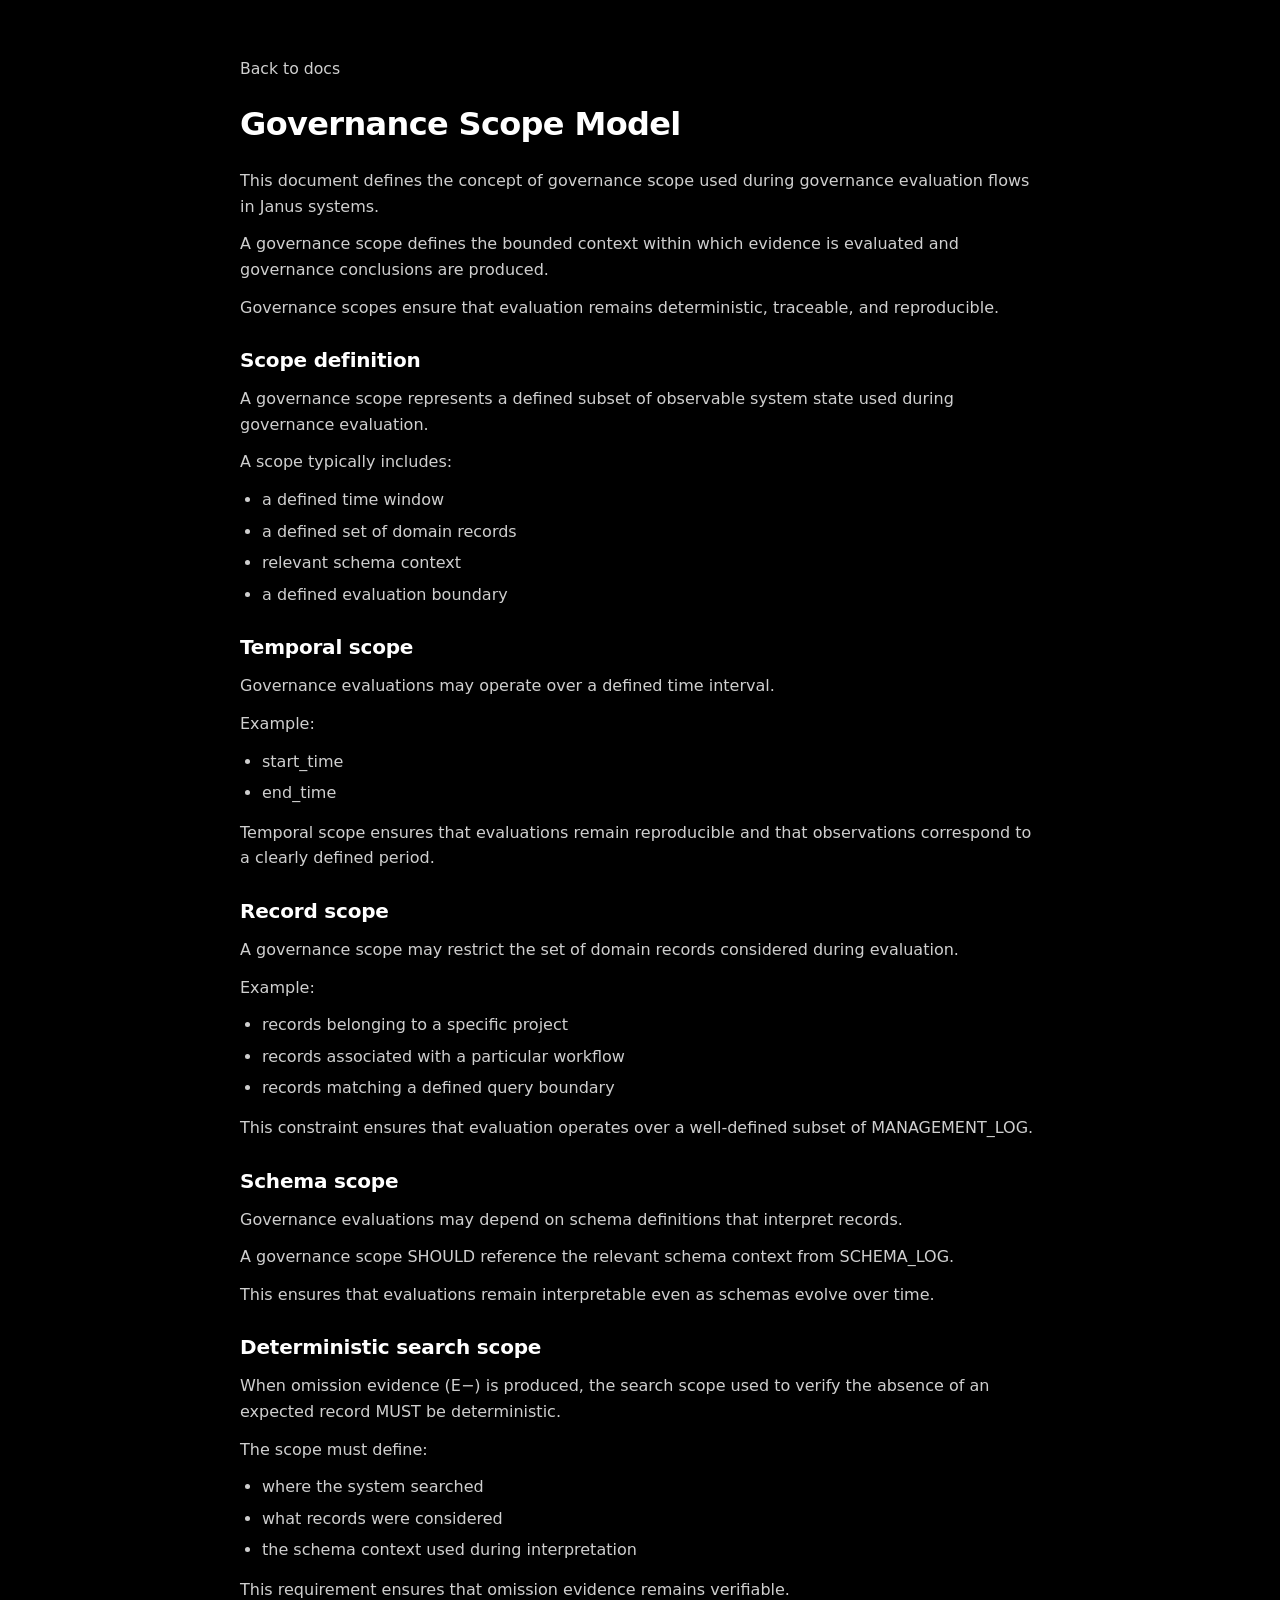
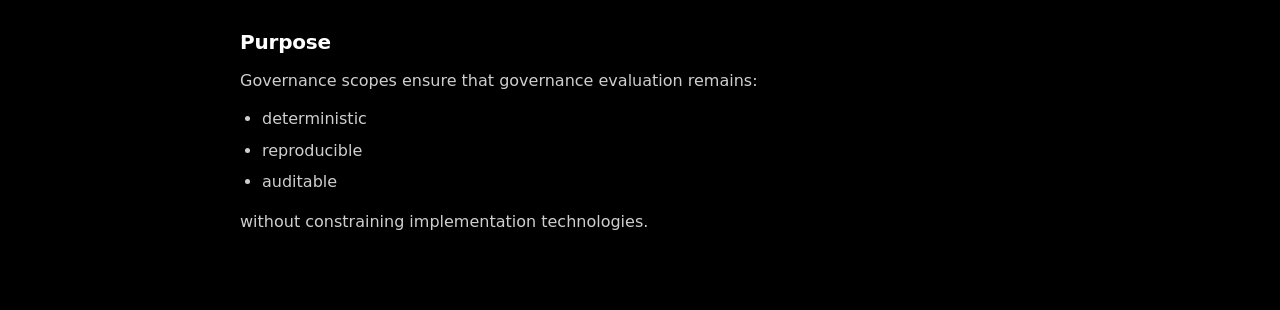
<file: governance/governance-scope.html>
<!doctype html>
<html lang="en">
  <head>
    <meta charset="utf-8" />
    <meta name="viewport" content="width=device-width, initial-scale=1" />
    <title>Governance Scope Model</title>
    <meta name="description" content="Governance scope — Janus docs." />
    <style>
      :root { color-scheme: dark; }
      body { margin: 0; padding: 0; background: #000; color: #fff;
        font-family: system-ui, -apple-system, "Segoe UI", Roboto, Helvetica, Arial,
          "Apple Color Emoji", "Segoe UI Emoji"; line-height: 1.6; }
      .container { max-width: 800px; margin: 0 auto; padding: 56px 20px 64px; }
      .back { display: inline-block; margin-bottom: 18px; color: #cfcfcf;
        font-size: 0.98rem; text-decoration: none; }
      .back:hover, .back:focus { color: #fff; text-decoration: underline;
        text-underline-offset: 3px; }
      h1 { font-size: 2rem; font-weight: 700; letter-spacing: -0.02em;
        margin: 0 0 18px; text-align: left; }
      h2 { font-size: 1.25rem; font-weight: 650; letter-spacing: -0.01em;
        margin: 24px 0 10px; }
      h3 { font-size: 1.1rem; font-weight: 650; margin: 18px 0 8px; }
      h4 { font-size: 1.02rem; font-weight: 650; margin: 14px 0 6px; }
      p { margin: 0 0 12px; color: #cfcfcf; }
      a { color: #fff; text-decoration: none; }
      a:hover, a:focus { text-decoration: underline; text-underline-offset: 3px; }
      ul, ol { margin: 0 0 14px; padding-left: 22px; color: #cfcfcf; }
      li { margin: 6px 0; }
      code { font-family: ui-monospace, SFMono-Regular, Menlo, Monaco, Consolas,
          "Liberation Mono", "Courier New", monospace; font-size: 0.95em;
        color: #fff; background: #111; padding: 0.15em 0.35em; border-radius: 6px; }
      pre { margin: 0 0 14px; padding: 12px 14px; background: #0b0b0b;
        border: 1px solid #1a1a1a; border-radius: 10px; overflow: auto; }
      pre code { padding: 0; background: transparent; border-radius: 0; color: #cfcfcf; }
      blockquote { margin: 0 0 14px; padding: 10px 14px; border-left: 3px solid #222;
        background: #0b0b0b; border-radius: 8px; }
      blockquote p { margin: 0; }
      hr { border: 0; border-top: 1px solid #111; margin: 20px 0; }
    </style>
  </head>
  <body>
    <main class="container">
      <a class="back" href="/">Back to docs</a>
      <h1>Governance Scope Model</h1>
<p>This document defines the concept of governance scope used during governance evaluation flows in Janus systems.</p>
<p>A governance scope defines the bounded context within which evidence is evaluated and governance conclusions are produced.</p>
<p>Governance scopes ensure that evaluation remains deterministic, traceable, and reproducible.</p>
<h2>Scope definition</h2>
<p>A governance scope represents a defined subset of observable system state used during governance evaluation.</p>
<p>A scope typically includes:</p>
<ul>
<li>a defined time window</li>
<li>a defined set of domain records</li>
<li>relevant schema context</li>
<li>a defined evaluation boundary</li>
</ul>
<h2>Temporal scope</h2>
<p>Governance evaluations may operate over a defined time interval.</p>
<p>Example:</p>
<ul>
<li>start_time</li>
<li>end_time</li>
</ul>
<p>Temporal scope ensures that evaluations remain reproducible and that observations correspond to a clearly defined period.</p>
<h2>Record scope</h2>
<p>A governance scope may restrict the set of domain records considered during evaluation.</p>
<p>Example:</p>
<ul>
<li>records belonging to a specific project</li>
<li>records associated with a particular workflow</li>
<li>records matching a defined query boundary</li>
</ul>
<p>This constraint ensures that evaluation operates over a well-defined subset of MANAGEMENT_LOG.</p>
<h2>Schema scope</h2>
<p>Governance evaluations may depend on schema definitions that interpret records.</p>
<p>A governance scope SHOULD reference the relevant schema context from SCHEMA_LOG.</p>
<p>This ensures that evaluations remain interpretable even as schemas evolve over time.</p>
<h2>Deterministic search scope</h2>
<p>When omission evidence (E−) is produced, the search scope used to verify the absence of an expected record MUST be deterministic.</p>
<p>The scope must define:</p>
<ul>
<li>where the system searched</li>
<li>what records were considered</li>
<li>the schema context used during interpretation</li>
</ul>
<p>This requirement ensures that omission evidence remains verifiable.</p>
<h2>Purpose</h2>
<p>Governance scopes ensure that governance evaluation remains:</p>
<ul>
<li>deterministic</li>
<li>reproducible</li>
<li>auditable</li>
</ul>
<p>without constraining implementation technologies.</p>
    </main>
  </body>
</html>
</file>
<file: styles.css>
.back {
  display: inline-block;
  margin-bottom: 22px;
  color: var(--secondary-text);
  font-size: 0.98rem;
}

.back:hover,
.back:focus {
  color: var(--accent);
  text-decoration: underline;
  text-underline-offset: 3px;
}
:root {
  color-scheme: dark;
  --background: #000;
  --primary-text: #fff;
  --secondary-text: #cfcfcf;
  --accent: #ff6a00;
  --border: #222;
  --surface: #0b0b0b;
  --hover-surface: #111;
}

*,
*::before,
*::after {
  box-sizing: border-box;
}

body {
  margin: 0;
  padding: 0;
  background: var(--background);
  color: var(--primary-text);
  font-family: system-ui, -apple-system, "Segoe UI", Roboto, Helvetica, Arial,
    "Apple Color Emoji", "Segoe UI Emoji";
  line-height: 1.5;
}

.container {
  max-width: 900px;
  margin: 0 auto;
  padding: 72px 20px 64px;
}

.header {
  margin-bottom: 28px;
}


a {
  color: var(--primary-text);
  text-decoration: none;
}

a:hover,
a:focus {
  color: var(--accent);
  text-decoration: underline;
  text-underline-offset: 3px;
}

.header a {
  color: #cfcfcf;
}

.header a:hover,
.header a:focus {
  color: var(--accent);
  text-decoration: underline;
  text-underline-offset: 3px;
}

h1 {
  font-size: 2.1rem;
  font-weight: 750;
  letter-spacing: -0.02em;
  margin: 0 0 10px;
}

h2 {
  margin: 22px 0 10px;
  font-size: 1.05rem;
  font-weight: 650;
  letter-spacing: -0.01em;
  color: var(--primary-text);
}

p {
  margin: 0;
  color: var(--secondary-text);
}

ul {
  margin: 10px 0 0;
  padding-left: 18px;
}

li {
  margin: 6px 0;
  color: var(--secondary-text);
}

.subtitle,
.muted,
.secondary {
  color: var(--secondary-text);
}
</file>
